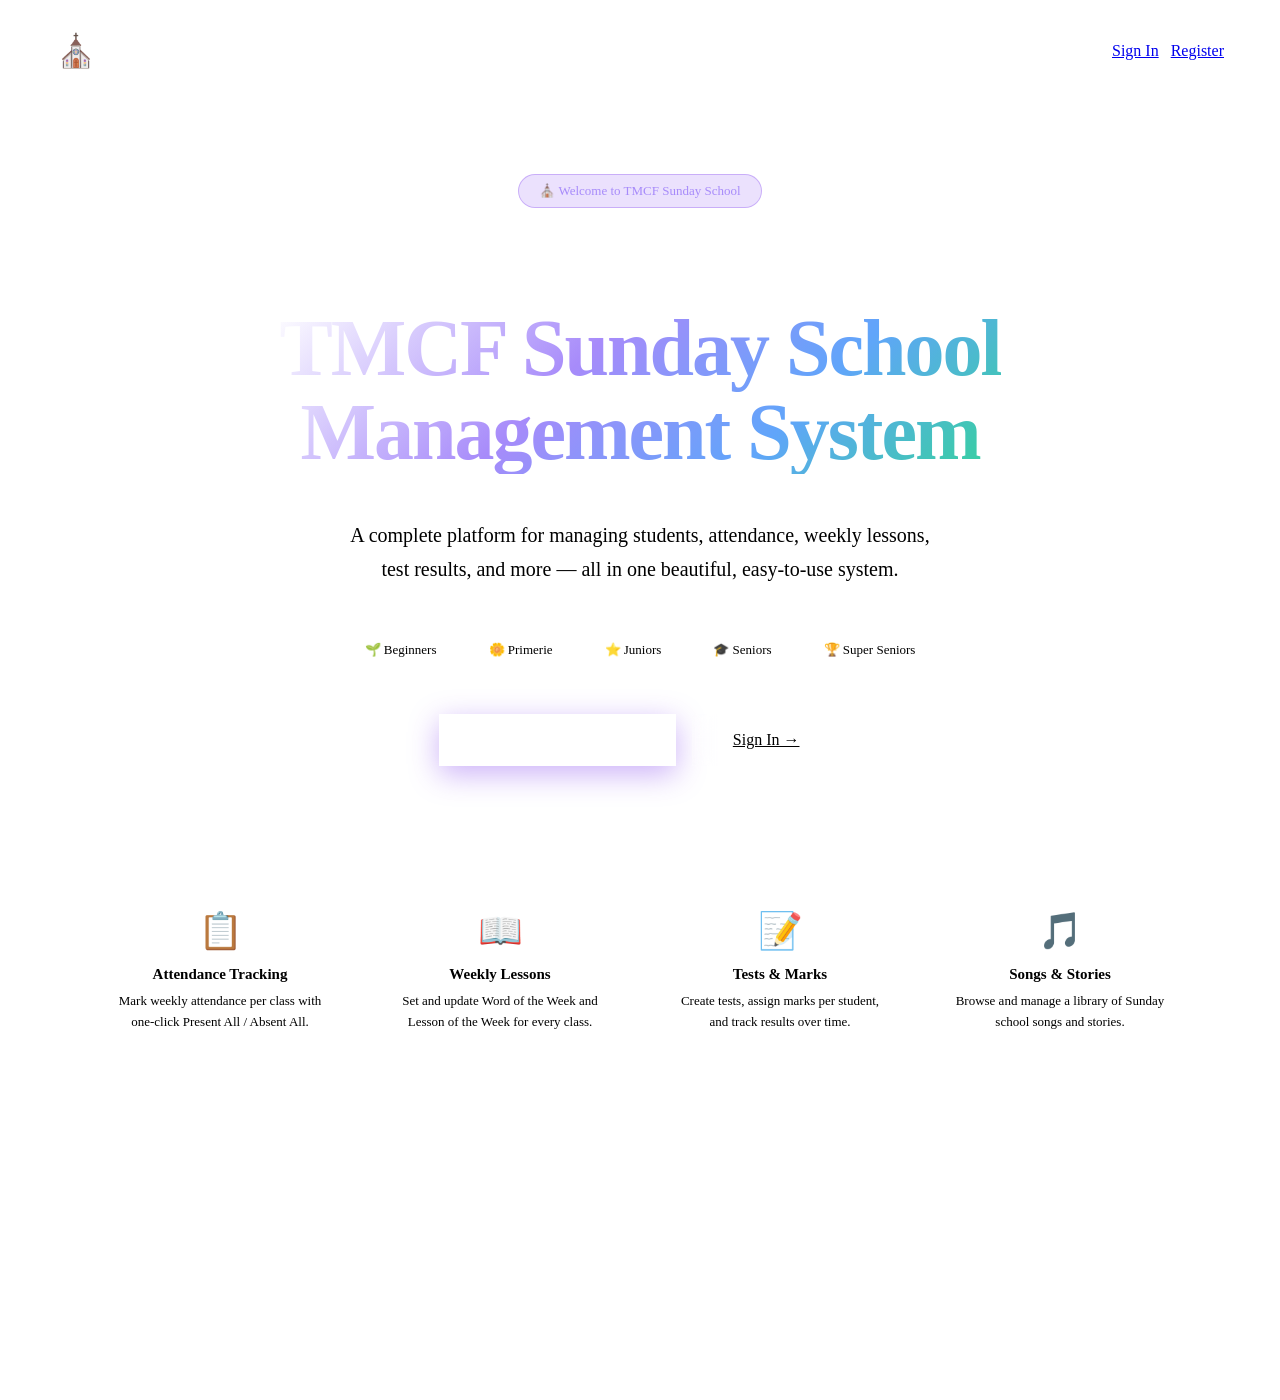
<file: src/main/resources/templates/index.html>
<!DOCTYPE html>
<html xmlns:th="http://www.thymeleaf.org" lang="en">

<head>
    <meta charset="UTF-8">
    <meta name="viewport" content="width=device-width, initial-scale=1.0">
    <title>TMCF Sunday School — Management System</title>
    <meta name="description"
        content="TMCF Sunday School Management System — manage students, attendance, lessons, and more.">
    <link rel="stylesheet" th:href="@{/css/style.css}">
    <style>
        /* ===== Landing Page Styles ===== */
        .landing-page {
            min-height: 100vh;
            display: flex;
            flex-direction: column;
            position: relative;
            z-index: 1;
            overflow: hidden;
        }

        /* Floating orbs */
        .orb {
            position: absolute;
            border-radius: 50%;
            filter: blur(80px);
            opacity: 0.25;
            animation: float 8s ease-in-out infinite;
            pointer-events: none;
        }

        .orb-1 {
            width: 500px;
            height: 500px;
            background: var(--accent-primary);
            top: -120px;
            left: -120px;
            animation-delay: 0s;
        }

        .orb-2 {
            width: 400px;
            height: 400px;
            background: var(--accent-secondary);
            top: 30%;
            right: -100px;
            animation-delay: 2s;
        }

        .orb-3 {
            width: 350px;
            height: 350px;
            background: var(--accent-pink);
            bottom: -80px;
            left: 30%;
            animation-delay: 4s;
        }

        @keyframes float {

            0%,
            100% {
                transform: translateY(0px) scale(1);
            }

            50% {
                transform: translateY(-30px) scale(1.05);
            }
        }

        /* Nav */
        .landing-nav {
            display: flex;
            align-items: center;
            justify-content: space-between;
            padding: 24px 48px;
            position: relative;
            z-index: 10;
        }

        .landing-brand {
            display: flex;
            align-items: center;
            gap: 12px;
        }

        .landing-brand-icon {
            font-size: 32px;
        }

        .landing-brand-text {
            font-size: 16px;
            font-weight: 700;
            background: var(--gradient-primary);
            -webkit-background-clip: text;
            -webkit-text-fill-color: transparent;
            background-clip: text;
        }

        .landing-nav-actions {
            display: flex;
            gap: 12px;
        }

        /* Hero */
        .hero {
            flex: 1;
            display: flex;
            flex-direction: column;
            align-items: center;
            justify-content: center;
            text-align: center;
            padding: 80px 24px;
            position: relative;
            z-index: 5;
        }

        .hero-badge {
            display: inline-flex;
            align-items: center;
            gap: 8px;
            background: rgba(124, 58, 237, 0.15);
            border: 1px solid rgba(124, 58, 237, 0.3);
            border-radius: 50px;
            padding: 8px 20px;
            font-size: 13px;
            font-weight: 500;
            color: #a78bfa;
            margin-bottom: 32px;
            animation: slideDown 0.6s ease-out;
        }

        .hero-title {
            font-size: clamp(42px, 7vw, 80px);
            font-weight: 900;
            letter-spacing: -2px;
            line-height: 1.05;
            background: linear-gradient(135deg, #ffffff 0%, #a78bfa 40%, #60a5fa 70%, #34d399 100%);
            -webkit-background-clip: text;
            -webkit-text-fill-color: transparent;
            background-clip: text;
            margin-bottom: 24px;
            animation: slideUp 0.7s ease-out 0.1s both;
        }

        .hero-subtitle {
            font-size: clamp(16px, 2.5vw, 20px);
            color: var(--text-secondary);
            max-width: 580px;
            line-height: 1.7;
            margin-bottom: 48px;
            animation: slideUp 0.7s ease-out 0.2s both;
        }

        .hero-actions {
            display: flex;
            gap: 16px;
            flex-wrap: wrap;
            justify-content: center;
            animation: slideUp 0.7s ease-out 0.3s both;
        }

        .btn-hero-primary {
            padding: 16px 40px;
            font-size: 16px;
            border-radius: var(--radius-lg);
            background: var(--gradient-primary);
            color: white;
            box-shadow: 0 8px 30px rgba(124, 58, 237, 0.4);
            letter-spacing: 0.3px;
        }

        .btn-hero-primary:hover {
            transform: translateY(-3px);
            box-shadow: 0 16px 40px rgba(124, 58, 237, 0.5);
            color: white;
        }

        .btn-hero-secondary {
            padding: 16px 40px;
            font-size: 16px;
            border-radius: var(--radius-lg);
            background: rgba(255, 255, 255, 0.07);
            color: var(--text-primary);
            border: 1px solid rgba(255, 255, 255, 0.12);
            backdrop-filter: blur(10px);
        }

        .btn-hero-secondary:hover {
            background: rgba(255, 255, 255, 0.12);
            transform: translateY(-3px);
            color: var(--text-primary);
            border-color: rgba(124, 58, 237, 0.4);
        }

        /* Feature Cards */
        .features-section {
            padding: 40px 48px 80px;
            position: relative;
            z-index: 5;
        }

        .features-grid {
            display: grid;
            grid-template-columns: repeat(auto-fit, minmax(220px, 1fr));
            gap: 20px;
            max-width: 1100px;
            margin: 0 auto;
        }

        .feature-card {
            background: rgba(255, 255, 255, 0.04);
            border: 1px solid var(--border-color);
            border-radius: var(--radius-lg);
            padding: 24px;
            text-align: center;
            transition: var(--transition);
            animation: slideUp 0.8s ease-out both;
        }

        .feature-card:hover {
            transform: translateY(-6px);
            background: rgba(255, 255, 255, 0.07);
            border-color: rgba(124, 58, 237, 0.2);
            box-shadow: 0 20px 40px rgba(0, 0, 0, 0.2);
        }

        .feature-icon {
            font-size: 36px;
            margin-bottom: 14px;
        }

        .feature-title {
            font-size: 15px;
            font-weight: 700;
            margin-bottom: 8px;
        }

        .feature-desc {
            font-size: 13px;
            color: var(--text-secondary);
            line-height: 1.6;
        }

        /* Footer */
        .landing-footer {
            text-align: center;
            padding: 24px;
            font-size: 13px;
            color: var(--text-muted);
            border-top: 1px solid var(--border-color);
            position: relative;
            z-index: 5;
        }

        /* Animations */
        @keyframes slideDown {
            from {
                opacity: 0;
                transform: translateY(-16px);
            }

            to {
                opacity: 1;
                transform: translateY(0);
            }
        }

        @keyframes slideUp {
            from {
                opacity: 0;
                transform: translateY(24px);
            }

            to {
                opacity: 1;
                transform: translateY(0);
            }
        }

        /* Classes strip */
        .classes-strip {
            display: flex;
            gap: 12px;
            justify-content: center;
            flex-wrap: wrap;
            margin-bottom: 48px;
            animation: slideUp 0.7s ease-out 0.4s both;
        }

        .class-pill {
            padding: 8px 20px;
            border-radius: 50px;
            background: rgba(255, 255, 255, 0.05);
            border: 1px solid var(--border-color);
            font-size: 13px;
            color: var(--text-secondary);
            transition: var(--transition);
        }

        .class-pill:hover {
            background: rgba(124, 58, 237, 0.12);
            border-color: rgba(124, 58, 237, 0.3);
            color: var(--text-primary);
        }
    </style>
</head>

<body>
    <div class="landing-page">
        <!-- Floating orbs -->
        <div class="orb orb-1"></div>
        <div class="orb orb-2"></div>
        <div class="orb orb-3"></div>

        <!-- Navigation -->
        <nav class="landing-nav">
            <div class="landing-brand">
                <span class="landing-brand-icon">⛪</span>
                <span class="landing-brand-text">TMCF Sunday School</span>
            </div>
            <div class="landing-nav-actions">
                <a href="/login" class="btn btn-secondary btn-sm">Sign In</a>
                <a href="/register" class="btn btn-primary btn-sm">Register</a>
            </div>
        </nav>

        <!-- Hero Section -->
        <section class="hero">
            <div class="hero-badge">
                ⛪ Welcome to TMCF Sunday School
            </div>
            <h1 class="hero-title">TMCF Sunday School<br>Management System</h1>
            <p class="hero-subtitle">
                A complete platform for managing students, attendance, weekly lessons,
                test results, and more — all in one beautiful, easy-to-use system.
            </p>

            <!-- Class Badges -->
            <div class="classes-strip">
                <span class="class-pill">🌱 Beginners</span>
                <span class="class-pill">🌼 Primerie</span>
                <span class="class-pill">⭐ Juniors</span>
                <span class="class-pill">🎓 Seniors</span>
                <span class="class-pill">🏆 Super Seniors</span>
            </div>

            <div class="hero-actions">
                <a href="/register" class="btn btn-hero-primary">Get Started — Register</a>
                <a href="/login" class="btn btn-hero-secondary">Sign In →</a>
            </div>
        </section>

        <!-- Feature Cards -->
        <section class="features-section">
            <div class="features-grid">
                <div class="feature-card" style="animation-delay:0.1s">
                    <div class="feature-icon">📋</div>
                    <div class="feature-title">Attendance Tracking</div>
                    <div class="feature-desc">Mark weekly attendance per class with one-click Present All / Absent All.
                    </div>
                </div>
                <div class="feature-card" style="animation-delay:0.2s">
                    <div class="feature-icon">📖</div>
                    <div class="feature-title">Weekly Lessons</div>
                    <div class="feature-desc">Set and update Word of the Week and Lesson of the Week for every class.
                    </div>
                </div>
                <div class="feature-card" style="animation-delay:0.3s">
                    <div class="feature-icon">📝</div>
                    <div class="feature-title">Tests &amp; Marks</div>
                    <div class="feature-desc">Create tests, assign marks per student, and track results over time.</div>
                </div>
                <div class="feature-card" style="animation-delay:0.4s">
                    <div class="feature-icon">🎵</div>
                    <div class="feature-title">Songs &amp; Stories</div>
                    <div class="feature-desc">Browse and manage a library of Sunday school songs and stories.</div>
                </div>
                <div class="feature-card" style="animation-delay:0.5s">
                    <div class="feature-icon">🔍</div>
                    <div class="feature-title">Student Search</div>
                    <div class="feature-desc">Instantly find any student and view their full profile with live stats.
                    </div>
                </div>
                <div class="feature-card" style="animation-delay:0.6s">
                    <div class="feature-icon">📊</div>
                    <div class="feature-title">Reports</div>
                    <div class="feature-desc">Auto-calculated attendance percentages and total marks for every student.
                    </div>
                </div>
            </div>
        </section>

        <!-- Footer -->
        <footer class="landing-footer">
            © 2025 TMCF Sunday School. Built with ❤️ for the community.
        </footer>
    </div>

    <script th:src="@{/js/app.js}"></script>
    <script>
        // If already logged in, go straight to dashboard
        if (isLoggedIn()) window.location.href = '/dashboard';
    </script>
</body>

</html>
</file>
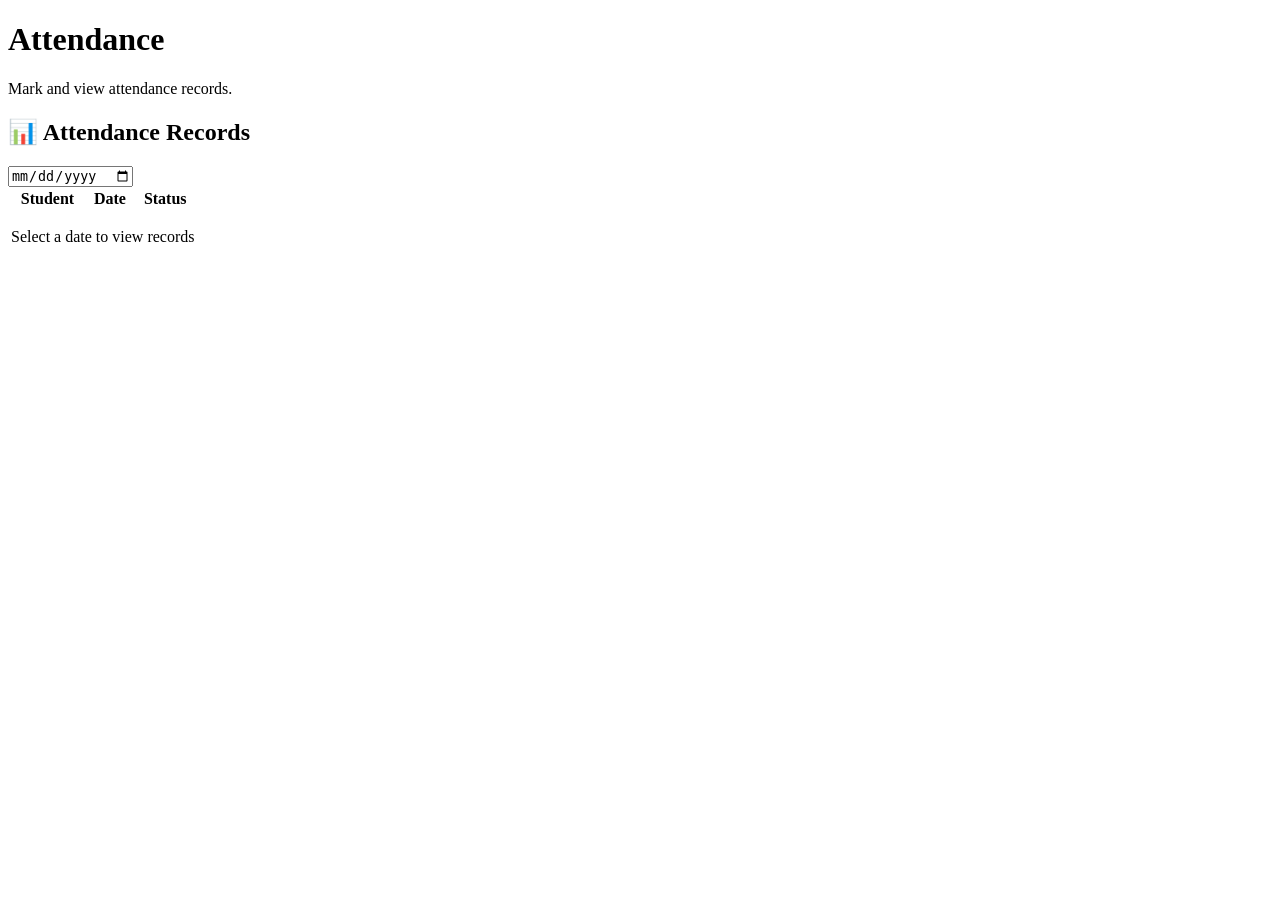
<file: src/main/resources/templates/attendance.html>
<!DOCTYPE html>
<html xmlns:th="http://www.thymeleaf.org">

<head>
    <meta charset="UTF-8">
    <meta name="viewport" content="width=device-width, initial-scale=1.0">
    <title>Attendance — Sunday School</title>
    <link rel="stylesheet" th:href="@{/css/style.css}">
</head>

<body>
    <div class="app-layout">
        <div th:replace="~{fragments/layout :: sidebar}"></div>
        <main class="main-content">
            <div class="page-header">
                <div>
                    <h1>Attendance</h1>
                    <p>Mark and view attendance records.</p>
                </div>
            </div>

            <!-- Teacher: Mark Attendance -->
            <div class="card mb-24 teacher-only" style="display:none">
                <div class="card-header">
                    <h2>✏️ Mark Attendance</h2>
                </div>
                <div class="grid-3 mb-16">
                    <div class="form-group">
                        <label>Select Class</label>
                        <select class="form-control" id="attClassSelect">
                            <option value="">Loading...</option>
                        </select>
                    </div>
                    <div class="form-group">
                        <label>Date</label>
                        <input type="date" class="form-control" id="attDate">
                    </div>
                    <div class="form-group" style="display:flex;align-items:flex-end;gap:8px">
                        <button class="btn btn-success btn-sm" onclick="markAllClass(true)">✅ All Present</button>
                        <button class="btn btn-danger btn-sm" onclick="markAllClass(false)">❌ All Absent</button>
                    </div>
                </div>
                <div id="attendanceStudents" class="attendance-list"></div>
                <button class="btn btn-primary mt-16" id="saveAttBtn" onclick="saveAttendance()">Save
                    Attendance</button>
            </div>

            <!-- View Attendance Records -->
            <div class="card">
                <div class="card-header">
                    <h2>📊 Attendance Records</h2>
                    <div class="flex-row">
                        <input type="date" class="form-control" id="viewDate" style="max-width:180px"
                            onchange="loadAttByDate()">
                    </div>
                </div>
                <div class="table-container">
                    <table>
                        <thead>
                            <tr>
                                <th>Student</th>
                                <th>Date</th>
                                <th>Status</th>
                            </tr>
                        </thead>
                        <tbody id="attRecords">
                            <tr>
                                <td colspan="3">
                                    <div class="empty-state">
                                        <p>Select a date to view records</p>
                                    </div>
                                </td>
                            </tr>
                        </tbody>
                    </table>
                </div>
            </div>
        </main>
    </div>
    <script th:src="@{/js/app.js}"></script>
    <script>
        initLayout();
        let classStudents = [];

        // Set today's date
        const today = new Date().toISOString().split('T')[0];
        document.getElementById('attDate').value = today;

        (async function init() {
            try {
                const classes = await apiFetch('/api/classes');
                const sel = document.getElementById('attClassSelect');
                sel.innerHTML = classes.map(c => `<option value="${c.classId}">${c.className}</option>`).join('');
                if (classes.length > 0) loadClassStudents(classes[0].classId);
                sel.addEventListener('change', (e) => loadClassStudents(e.target.value));
            } catch (e) { }
        })();

        async function loadClassStudents(classId) {
            try {
                classStudents = await apiFetch('/api/classes/' + classId + '/students');
                const container = document.getElementById('attendanceStudents');
                container.innerHTML = classStudents.map(s => `
                    <div class="attendance-row" data-id="${s.studentId}">
                        <span><strong>${s.fullName}</strong></span>
                        <label class="toggle-switch">
                            <input type="checkbox" checked data-student="${s.studentId}">
                            <span class="toggle-slider"></span>
                        </label>
                    </div>
                `).join('');
            } catch (e) { showToast('Failed to load students', 'error'); }
        }

        async function markAllClass(present) {
            const classId = document.getElementById('attClassSelect').value;
            const date = document.getElementById('attDate').value;
            if (!classId || !date) { showToast('Select class and date', 'error'); return; }
            try {
                await apiFetch('/api/attendance/mark-class?classId=' + classId + '&date=' + date + '&present=' + present, { method: 'POST' });
                showToast('All marked ' + (present ? 'present' : 'absent') + '!', 'success');
                // Update toggles
                document.querySelectorAll('#attendanceStudents input[type="checkbox"]').forEach(cb => cb.checked = present);
            } catch (e) { showToast(e.message, 'error'); }
        }

        async function saveAttendance() {
            const date = document.getElementById('attDate').value;
            if (!date) { showToast('Select a date', 'error'); return; }
            const checkboxes = document.querySelectorAll('#attendanceStudents input[type="checkbox"]');
            try {
                for (const cb of checkboxes) {
                    await apiFetch('/api/attendance/mark?studentId=' + cb.dataset.student + '&date=' + date + '&present=' + cb.checked, { method: 'POST' });
                }
                showToast('Attendance saved!', 'success');
            } catch (e) { showToast(e.message, 'error'); }
        }

        async function loadAttByDate() {
            const date = document.getElementById('viewDate').value;
            if (!date) return;
            try {
                const records = await apiFetch('/api/attendance/date/' + date);
                const tbody = document.getElementById('attRecords');
                if (records.length === 0) {
                    tbody.innerHTML = '<tr><td colspan="3"><div class="empty-state"><p>No records for this date</p></div></td></tr>';
                } else {
                    tbody.innerHTML = records.map(r => `
                        <tr>
                            <td><strong>${r.student ? r.student.fullName : 'Unknown'}</strong></td>
                            <td>${formatDate(r.attendanceDate)}</td>
                            <td><span class="badge ${r.present ? 'badge-present' : 'badge-absent'}">${r.present ? 'Present' : 'Absent'}</span></td>
                        </tr>
                    `).join('');
                }
            } catch (e) { showToast(e.message, 'error'); }
        }
    </script>
</body>

</html>
</file>
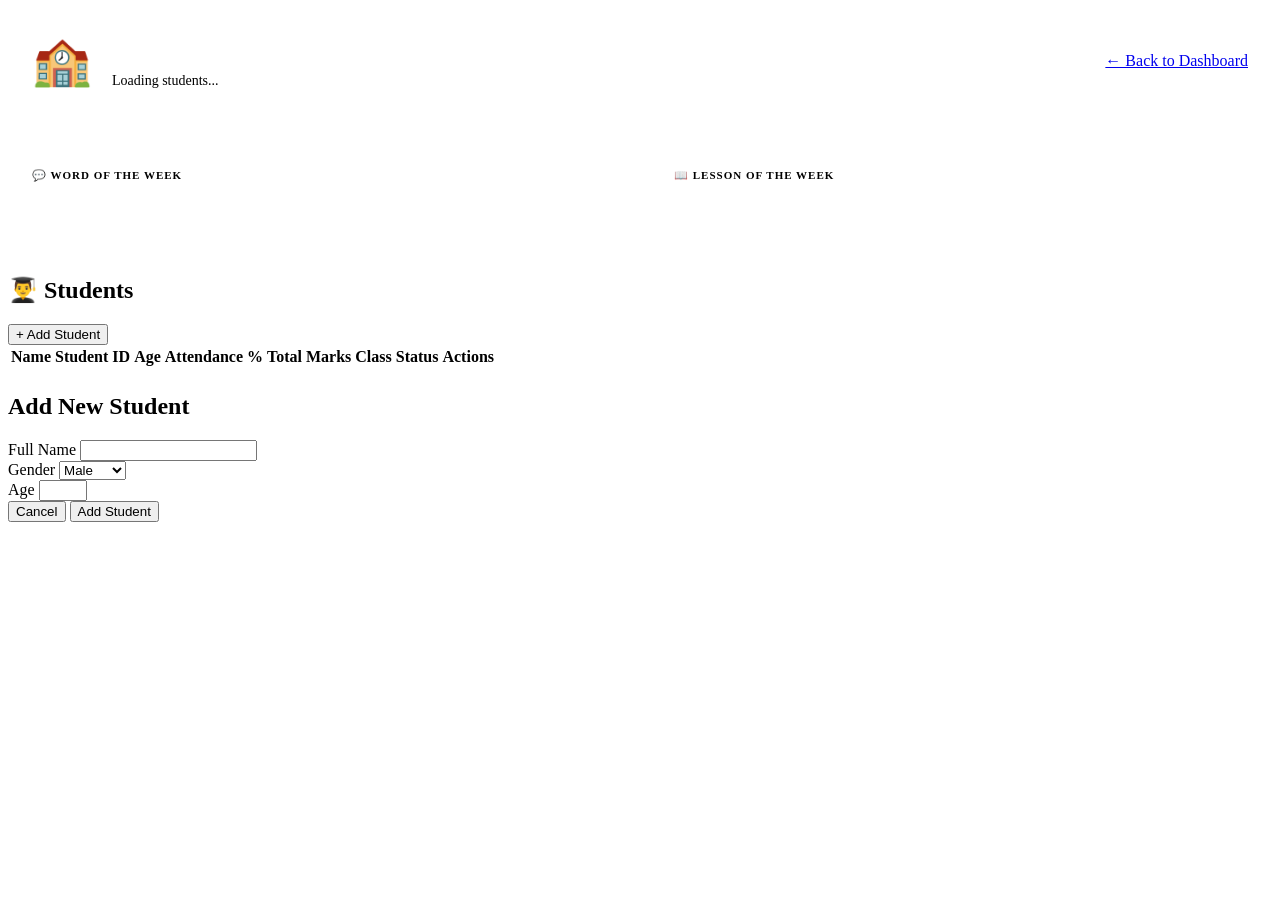
<file: src/main/resources/templates/class.html>
<!DOCTYPE html>
<html xmlns:th="http://www.thymeleaf.org" lang="en">

<head>
    <meta charset="UTF-8">
    <meta name="viewport" content="width=device-width, initial-scale=1.0">
    <title>Class View — Sunday School</title>
    <link rel="stylesheet" th:href="@{/css/style.css}">
    <style>
        /* Lesson / Word of the Week editable blocks */
        .wotw-section {
            display: grid;
            grid-template-columns: 1fr 1fr;
            gap: 20px;
            margin-bottom: 28px;
        }

        .wotw-card {
            background: var(--bg-card);
            border: 1px solid var(--border-color);
            border-radius: var(--radius-lg);
            padding: 24px;
            position: relative;
            transition: var(--transition);
        }

        .wotw-card:hover {
            border-color: rgba(124, 58, 237, 0.2);
        }

        .wotw-label {
            font-size: 11px;
            font-weight: 700;
            text-transform: uppercase;
            letter-spacing: 1px;
            color: var(--text-muted);
            margin-bottom: 10px;
        }

        .wotw-value {
            font-size: 22px;
            font-weight: 700;
            background: var(--gradient-primary);
            -webkit-background-clip: text;
            -webkit-text-fill-color: transparent;
            background-clip: text;
            min-height: 32px;
        }

        .wotw-edit-row {
            display: flex;
            gap: 8px;
            margin-top: 14px;
            display: none;
            /* shown for teachers via JS */
        }

        .wotw-edit-row.teacher-visible {
            display: flex;
        }

        .wotw-edit-input {
            flex: 1;
            padding: 8px 12px;
            background: var(--bg-input);
            border: 1px solid var(--border-color);
            border-radius: var(--radius-md);
            color: var(--text-primary);
            font-family: inherit;
            font-size: 13px;
            outline: none;
            transition: var(--transition);
        }

        .wotw-edit-input:focus {
            border-color: var(--accent-primary);
        }

        /* Attendance actions toolbar */
        .att-toolbar {
            display: flex;
            align-items: center;
            justify-content: space-between;
            flex-wrap: wrap;
            gap: 12px;
            margin-bottom: 20px;
        }

        .att-toolbar-left {
            display: flex;
            align-items: center;
            gap: 12px;
            flex-wrap: wrap;
        }

        /* Pill status */
        .att-pct-bar {
            display: flex;
            align-items: center;
            gap: 8px;
        }

        .progress-bar {
            width: 80px;
            height: 6px;
            background: rgba(255, 255, 255, 0.08);
            border-radius: 3px;
            overflow: hidden;
        }

        .progress-fill {
            height: 100%;
            background: var(--gradient-primary);
            border-radius: 3px;
            transition: width 0.5s ease;
        }

        /* Student card grid (class cards look) */
        .class-hero {
            display: flex;
            align-items: center;
            gap: 20px;
            margin-bottom: 32px;
            padding: 24px;
            background: var(--bg-card);
            border: 1px solid var(--border-color);
            border-radius: var(--radius-lg);
            position: relative;
            overflow: hidden;
        }

        .class-hero::before {
            content: '';
            position: absolute;
            top: 0;
            left: 0;
            right: 0;
            height: 3px;
            background: var(--gradient-primary);
        }

        .class-hero-icon {
            font-size: 48px;
        }

        .class-hero-name {
            font-size: 32px;
            font-weight: 900;
            background: var(--gradient-primary);
            -webkit-background-clip: text;
            -webkit-text-fill-color: transparent;
            background-clip: text;
            letter-spacing: -1px;
        }

        .class-hero-sub {
            font-size: 14px;
            color: var(--text-secondary);
            margin-top: 4px;
        }

        /* Toggle switch styling */
        .toggle-switch {
            position: relative;
            display: inline-block;
            width: 48px;
            height: 26px;
            cursor: pointer;
        }

        .toggle-switch input {
            opacity: 0;
            width: 0;
            height: 0;
        }

        .toggle-slider {
            position: absolute;
            inset: 0;
            background: rgba(239, 68, 68, 0.4);
            border-radius: 26px;
            transition: var(--transition);
        }

        .toggle-slider::before {
            content: '';
            position: absolute;
            width: 20px;
            height: 20px;
            left: 3px;
            bottom: 3px;
            background: white;
            border-radius: 50%;
            transition: var(--transition);
        }

        .toggle-switch input:checked+.toggle-slider {
            background: rgba(16, 185, 129, 0.5);
        }

        .toggle-switch input:checked+.toggle-slider::before {
            transform: translateX(22px);
        }

        .attendance-list {
            display: flex;
            flex-direction: column;
            gap: 8px;
        }

        .attendance-row {
            display: flex;
            align-items: center;
            justify-content: space-between;
            padding: 12px 16px;
            background: rgba(255, 255, 255, 0.03);
            border-radius: var(--radius-md);
            border: 1px solid var(--border-color);
            transition: var(--transition);
        }

        .attendance-row:hover {
            background: rgba(255, 255, 255, 0.06);
        }
    </style>
</head>

<body>
    <div class="app-layout">
        <div th:replace="~{fragments/layout :: sidebar}"></div>
        <main class="main-content">

            <!-- Class Hero -->
            <div class="class-hero" id="classHero">
                <div class="class-hero-icon" id="classIcon">🏫</div>
                <div>
                    <div class="class-hero-name" id="className">Loading...</div>
                    <div class="class-hero-sub" id="classStudentCount">Loading students...</div>
                </div>
                <div style="margin-left:auto">
                    <a href="/dashboard" class="btn btn-secondary btn-sm">← Back to Dashboard</a>
                </div>
            </div>

            <!-- Word of the Week & Lesson of the Week -->
            <div class="wotw-section">
                <div class="wotw-card">
                    <div class="wotw-label">💬 Word of the Week</div>
                    <div class="wotw-value" id="wordOfWeek">—</div>
                    <div class="wotw-edit-row" id="wordEditRow">
                        <input type="text" class="wotw-edit-input" id="wordInput"
                            placeholder="Enter word of the week...">
                        <button class="btn btn-primary btn-sm" onclick="saveClassWord()">Save</button>
                    </div>
                </div>
                <div class="wotw-card">
                    <div class="wotw-label">📖 Lesson of the Week</div>
                    <div class="wotw-value" id="lessonOfWeek">—</div>
                    <div class="wotw-edit-row" id="lessonEditRow">
                        <input type="text" class="wotw-edit-input" id="lessonInput" placeholder="Enter lesson name...">
                        <button class="btn btn-primary btn-sm" onclick="saveClassLesson()">Save</button>
                    </div>
                </div>
            </div>

            <!-- Teacher: Attendance Marking Panel -->
            <div class="card mb-24 teacher-only" id="attMarkingPanel" style="display:none">
                <div class="card-header">
                    <h2>✏️ Mark Attendance</h2>
                </div>
                <div class="att-toolbar">
                    <div class="att-toolbar-left">
                        <div class="form-group" style="margin:0">
                            <input type="date" class="form-control" id="attDate" style="max-width:180px">
                        </div>
                        <button class="btn btn-success btn-sm" onclick="markAllClass(true)">✅ All Present</button>
                        <button class="btn btn-danger btn-sm" onclick="markAllClass(false)">❌ All Absent</button>
                    </div>
                    <button class="btn btn-primary btn-sm" onclick="saveAttendance()">💾 Save Attendance</button>
                </div>
                <div class="attendance-list" id="attendanceStudents"></div>
            </div>

            <!-- Student Table -->
            <div class="card">
                <div class="card-header">
                    <h2>👨‍🎓 Students</h2>
                    <button class="btn btn-primary btn-sm teacher-only" onclick="openModal('addStudentModal')">+ Add
                        Student</button>
                </div>
                <div class="table-container">
                    <table>
                        <thead>
                            <tr>
                                <th>Name</th>
                                <th>Student ID</th>
                                <th>Age</th>
                                <th>Attendance %</th>
                                <th>Total Marks</th>
                                <th>Class</th>
                                <th>Status</th>
                                <th>Actions</th>
                            </tr>
                        </thead>
                        <tbody id="studentTable">
                            <tr>
                                <td colspan="8">
                                    <div class="loading-overlay"><span class="spinner"></span></div>
                                </td>
                            </tr>
                        </tbody>
                    </table>
                </div>
            </div>

        </main>
    </div>

    <!-- Add Student Modal -->
    <div class="modal-overlay" id="addStudentModal">
        <div class="modal">
            <h2>Add New Student</h2>
            <form id="addStudentForm">
                <div class="form-group">
                    <label>Full Name</label>
                    <input type="text" class="form-control" id="sFullName" required>
                </div>
                <div class="grid-2">
                    <div class="form-group">
                        <label>Gender</label>
                        <select class="form-control" id="sGender" required>
                            <option value="MALE">Male</option>
                            <option value="FEMALE">Female</option>
                        </select>
                    </div>
                    <div class="form-group">
                        <label>Age</label>
                        <input type="number" class="form-control" id="sAge" min="3" max="25">
                    </div>
                </div>
                <div class="modal-actions">
                    <button type="button" class="btn btn-secondary"
                        onclick="closeModal('addStudentModal')">Cancel</button>
                    <button type="submit" class="btn btn-primary">Add Student</button>
                </div>
            </form>
        </div>
    </div>

    <script th:src="@{/js/app.js}"></script>
    <script>
        initLayout();

        // Extract class ID from URL path: /class/3 -> 3
        const classId = window.location.pathname.split('/').pop();
        const CLASS_ICONS = ['🌱', '🌼', '⭐', '🎓', '🏆'];
        let classData = null;
        let students = [];

        // Set today's date
        const today = new Date().toISOString().split('T')[0];
        document.getElementById('attDate').value = today;

        // Show teacher-specific sections
        if (isTeacher()) {
            document.getElementById('attMarkingPanel').style.display = 'block';
            document.getElementById('wordEditRow').classList.add('teacher-visible');
            document.getElementById('lessonEditRow').classList.add('teacher-visible');
        }

        (async function init() {
            try {
                // Load class info
                classData = await apiFetch('/api/classes/' + classId);
                const idx = parseInt(classId) - 1;
                document.getElementById('classIcon').textContent = CLASS_ICONS[idx % CLASS_ICONS.length] || '🏫';
                document.getElementById('className').textContent = classData.className;

                // Word & lesson from class object
                document.getElementById('wordOfWeek').textContent = classData.wordOfTheWeek || '—';
                document.getElementById('lessonOfWeek').textContent = classData.lessonName || '—';

                // Pre-fill inputs
                document.getElementById('wordInput').value = classData.wordOfTheWeek || '';
                document.getElementById('lessonInput').value = classData.lessonName || '';

                // Try to get latest lesson for this class
                try {
                    const latestLesson = await apiFetch('/api/lessons/class/' + classId + '/latest');
                    if (latestLesson) {
                        document.getElementById('lessonOfWeek').textContent = latestLesson.lessonName || '—';
                        document.getElementById('wordOfWeek').textContent = latestLesson.wordOfWeek || classData.wordOfTheWeek || '—';
                        document.getElementById('lessonInput').value = latestLesson.lessonName || '';
                        document.getElementById('wordInput').value = latestLesson.wordOfWeek || '';
                    }
                } catch (e) { /* use class-level data */ }

                // Load students
                await loadStudents();

            } catch (err) {
                showToast('Failed to load class: ' + err.message, 'error');
            }
        })();

        async function loadStudents() {
            const tbody = document.getElementById('studentTable');
            const attContainer = document.getElementById('attendanceStudents');
            try {
                const rawStudents = await apiFetch('/api/classes/' + classId + '/students');
                students = rawStudents;

                document.getElementById('classStudentCount').textContent =
                    students.length + ' student' + (students.length !== 1 ? 's' : '') + ' enrolled';

                if (students.length === 0) {
                    tbody.innerHTML = '<tr><td colspan="8"><div class="empty-state"><div class="empty-icon">👨‍🎓</div><p>No students in this class yet</p></div></td></tr>';
                    attContainer.innerHTML = '<div class="empty-state"><p>No students to mark attendance for</p></div>';
                    return;
                }

                // Attendance rows
                attContainer.innerHTML = students.map(s => `
                    <div class="attendance-row" data-id="${s.studentId}">
                        <span><strong>${s.fullName}</strong></span>
                        <label class="toggle-switch">
                            <input type="checkbox" checked data-student="${s.studentId}">
                            <span class="toggle-slider"></span>
                        </label>
                    </div>
                `).join('');

                // Fetch enriched details for table
                const details = await Promise.all(students.map(async s => {
                    try {
                        return await apiFetch('/api/students/' + s.studentId + '/details');
                    } catch (e) {
                        return {
                            studentId: s.studentId,
                            fullName: s.fullName,
                            age: s.age,
                            className: classData ? classData.className : '-',
                            attendancePercentage: 0,
                            totalMarks: 0,
                            active: s.active,
                            gender: s.gender
                        };
                    }
                }));

                tbody.innerHTML = details.map((s, i) => `
                    <tr class="animate-in" style="animation-delay:${i * 0.04}s; cursor:pointer"
                        onclick="window.location.href='/students/${s.studentId}/profile'">
                        <td><strong>${s.fullName}</strong></td>
                        <td><code style="color:var(--text-secondary);font-size:12px">#${s.studentId}</code></td>
                        <td>${s.age || '—'}</td>
                        <td>
                            <div class="att-pct-bar">
                                <div class="progress-bar">
                                    <div class="progress-fill" style="width:${s.attendancePercentage}%"></div>
                                </div>
                                <span style="font-size:12px;color:var(--text-secondary)">${s.attendancePercentage.toFixed(1)}%</span>
                            </div>
                        </td>
                        <td><strong>${s.totalMarks}</strong></td>
                        <td>${s.className || '—'}</td>
                        <td><span class="badge ${s.active ? 'badge-active' : 'badge-inactive'}">${s.active ? 'Active' : 'Inactive'}</span></td>
                        <td>
                            <div class="flex-row gap-8">
                                <button class="btn btn-sm btn-secondary"
                                    onclick="event.stopPropagation(); window.location.href='/students/${s.studentId}/profile'">
                                    View
                                </button>
                                <button class="btn btn-sm btn-danger teacher-only"
                                    onclick="event.stopPropagation(); deleteStudent(${s.studentId})">
                                    Delete
                                </button>
                            </div>
                        </td>
                    </tr>
                `).join('');

            } catch (err) {
                showToast('Failed to load students: ' + err.message, 'error');
            }
        }

        // === Attendance ===
        async function markAllClass(present) {
            const date = document.getElementById('attDate').value;
            if (!date) { showToast('Please select a date', 'error'); return; }
            try {
                await apiFetch('/api/attendance/mark-class?classId=' + classId + '&date=' + date + '&present=' + present,
                    { method: 'POST' });
                document.querySelectorAll('#attendanceStudents input[type="checkbox"]').forEach(cb => cb.checked = present);
                showToast('All students marked ' + (present ? 'present' : 'absent') + '!', 'success');
            } catch (e) { showToast(e.message, 'error'); }
        }

        async function saveAttendance() {
            const date = document.getElementById('attDate').value;
            if (!date) { showToast('Please select a date', 'error'); return; }
            const checkboxes = document.querySelectorAll('#attendanceStudents input[type="checkbox"]');
            if (checkboxes.length === 0) { showToast('No students to mark', 'error'); return; }
            try {
                for (const cb of checkboxes) {
                    await apiFetch(
                        '/api/attendance/mark?studentId=' + cb.dataset.student + '&date=' + date + '&present=' + cb.checked,
                        { method: 'POST' }
                    );
                }
                showToast('Attendance saved successfully!', 'success');
            } catch (e) { showToast(e.message, 'error'); }
        }

        // === Word & Lesson of the Week ===
        async function saveClassWord() {
            const word = document.getElementById('wordInput').value.trim();
            if (!word) return;
            try {
                await apiFetch('/api/classes/' + classId, {
                    method: 'PUT',
                    body: JSON.stringify({ ...classData, wordOfTheWeek: word })
                });
                document.getElementById('wordOfWeek').textContent = word;
                classData.wordOfTheWeek = word;
                showToast('Word of the Week updated!', 'success');
            } catch (e) { showToast(e.message, 'error'); }
        }

        async function saveClassLesson() {
            const lesson = document.getElementById('lessonInput').value.trim();
            if (!lesson) return;
            try {
                await apiFetch('/api/classes/' + classId, {
                    method: 'PUT',
                    body: JSON.stringify({ ...classData, lessonName: lesson })
                });
                document.getElementById('lessonOfWeek').textContent = lesson;
                classData.lessonName = lesson;
                showToast('Lesson of the Week updated!', 'success');
            } catch (e) { showToast(e.message, 'error'); }
        }

        // === Add Student ===
        document.getElementById('addStudentForm').addEventListener('submit', async (e) => {
            e.preventDefault();
            try {
                await apiFetch('/api/students', {
                    method: 'POST',
                    body: JSON.stringify({
                        fullName: document.getElementById('sFullName').value,
                        gender: document.getElementById('sGender').value,
                        age: parseInt(document.getElementById('sAge').value) || null,
                        classId: parseInt(classId)
                    })
                });
                showToast('Student added!', 'success');
                closeModal('addStudentModal');
                document.getElementById('addStudentForm').reset();
                await loadStudents();
            } catch (err) {
                showToast(err.message, 'error');
            }
        });

        async function deleteStudent(id) {
            if (!confirm('Are you sure you want to remove this student?')) return;
            try {
                await apiFetch('/api/students/' + id, { method: 'DELETE' });
                showToast('Student removed!', 'success');
                await loadStudents();
            } catch (err) {
                showToast(err.message, 'error');
            }
        }
    </script>
</body>

</html>
</file>
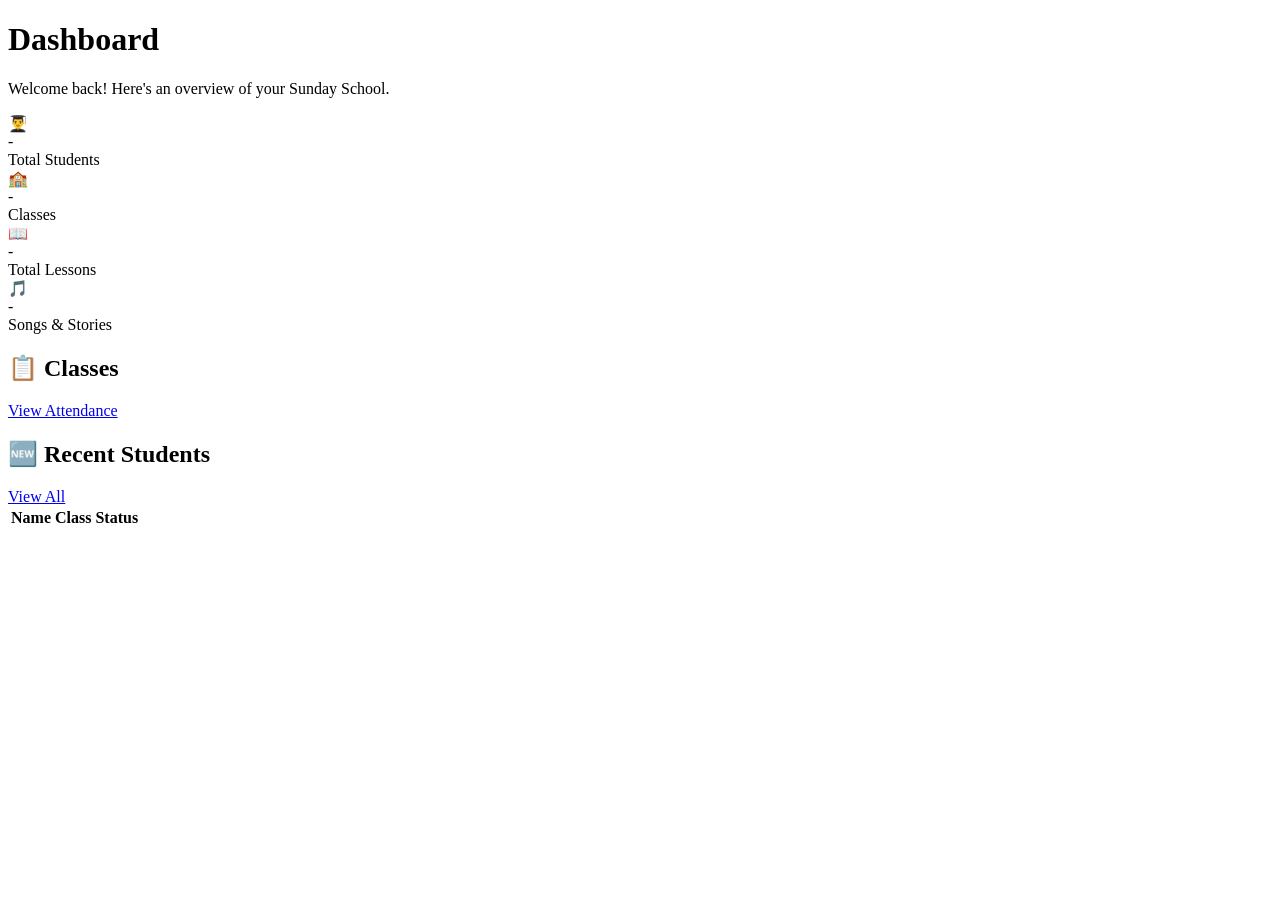
<file: src/main/resources/templates/dashboard.html>
<!DOCTYPE html>
<html xmlns:th="http://www.thymeleaf.org">

<head>
    <meta charset="UTF-8">
    <meta name="viewport" content="width=device-width, initial-scale=1.0">
    <title>Dashboard — Sunday School</title>
    <link rel="stylesheet" th:href="@{/css/style.css}">
</head>

<body>
    <div class="app-layout">
        <div th:replace="~{fragments/layout :: sidebar}"></div>
        <main class="main-content">
            <div class="page-header">
                <div>
                    <h1>Dashboard</h1>
                    <p>Welcome back! Here's an overview of your Sunday School.</p>
                </div>
            </div>

            <div class="stats-grid" id="statsGrid">
                <div class="stat-card purple">
                    <div class="stat-icon">👨‍🎓</div>
                    <div class="stat-value" id="totalStudents">-</div>
                    <div class="stat-label">Total Students</div>
                </div>
                <div class="stat-card pink">
                    <div class="stat-icon">🏫</div>
                    <div class="stat-value" id="totalClasses">-</div>
                    <div class="stat-label">Classes</div>
                </div>
                <div class="stat-card green">
                    <div class="stat-icon">📖</div>
                    <div class="stat-value" id="totalLessons">-</div>
                    <div class="stat-label">Total Lessons</div>
                </div>
                <div class="stat-card orange">
                    <div class="stat-icon">🎵</div>
                    <div class="stat-value" id="totalSongs">-</div>
                    <div class="stat-label">Songs &amp; Stories</div>
                </div>
            </div>

            <div class="grid-2" style="margin-bottom: 32px;">
                <div class="card">
                    <div class="card-header">
                        <h2>📋 Classes</h2>
                        <a href="/attendance" class="btn btn-sm btn-secondary">View Attendance</a>
                    </div>
                    <div id="classesContainer" class="class-cards">
                        <div class="loading-overlay"><span class="spinner"></span></div>
                    </div>
                </div>
                <div class="card">
                    <div class="card-header">
                        <h2>🆕 Recent Students</h2>
                        <a href="/students" class="btn btn-sm btn-secondary">View All</a>
                    </div>
                    <div class="table-container">
                        <table>
                            <thead>
                                <tr>
                                    <th>Name</th>
                                    <th>Class</th>
                                    <th>Status</th>
                                </tr>
                            </thead>
                            <tbody id="recentStudents">
                                <tr>
                                    <td colspan="3">
                                        <div class="loading-overlay"><span class="spinner"></span></div>
                                    </td>
                                </tr>
                            </tbody>
                        </table>
                    </div>
                </div>
            </div>
        </main>
    </div>
    <script th:src="@{/js/app.js}"></script>
    <script>
        initLayout();

        (async function loadDashboard() {
            try {
                const [students, classes, songs] = await Promise.all([
                    apiFetch('/api/students'),
                    apiFetch('/api/classes'),
                    apiFetch('/api/songs-stories')
                ]);

                document.getElementById('totalStudents').textContent = students.length;
                document.getElementById('totalClasses').textContent = classes.length;
                document.getElementById('totalSongs').textContent = songs.length;

                // Try lessons count
                let lessonCount = 0;
                for (const c of classes) {
                    try {
                        const lessons = await apiFetch('/api/lessons/class/' + c.classId);
                        lessonCount += lessons.length;
                    } catch (e) { }
                }
                document.getElementById('totalLessons').textContent = lessonCount;

                // Render classes
                const classesEl = document.getElementById('classesContainer');
                if (classes.length === 0) {
                    classesEl.innerHTML = '<div class="empty-state"><div class="empty-icon">🏫</div><p>No classes yet</p></div>';
                } else {
                    classesEl.innerHTML = classes.map(c => `
                        <div class="class-card" onclick="window.location.href='/class/${c.classId}'">
                            <h3>${c.className}</h3>
                            <div class="class-meta">
                                <span>📖 ${c.lessonName || 'No lesson'}</span>
                                <span>💬 ${c.wordOfTheWeek || '-'}</span>
                            </div>
                        </div>
                    `).join('');
                }

                // Render recent students (latest 5)
                const tbody = document.getElementById('recentStudents');
                const recent = students.slice(-5).reverse();
                if (recent.length === 0) {
                    tbody.innerHTML = '<tr><td colspan="3"><div class="empty-state"><p>No students yet</p></div></td></tr>';
                } else {
                    tbody.innerHTML = recent.map(s => `
                        <tr style="cursor:pointer" onclick="window.location.href='/students/${s.studentId}/profile'">
                            <td><strong>${s.fullName}</strong></td>
                            <td>${s.sundayClass ? s.sundayClass.className : '-'}</td>
                            <td><span class="badge ${s.active ? 'badge-active' : 'badge-inactive'}">${s.active ? 'Active' : 'Inactive'}</span></td>
                        </tr>
                    `).join('');
                }
            } catch (err) {
                showToast('Failed to load dashboard: ' + err.message, 'error');
            }
        })();
    </script>
</body>

</html>
</file>
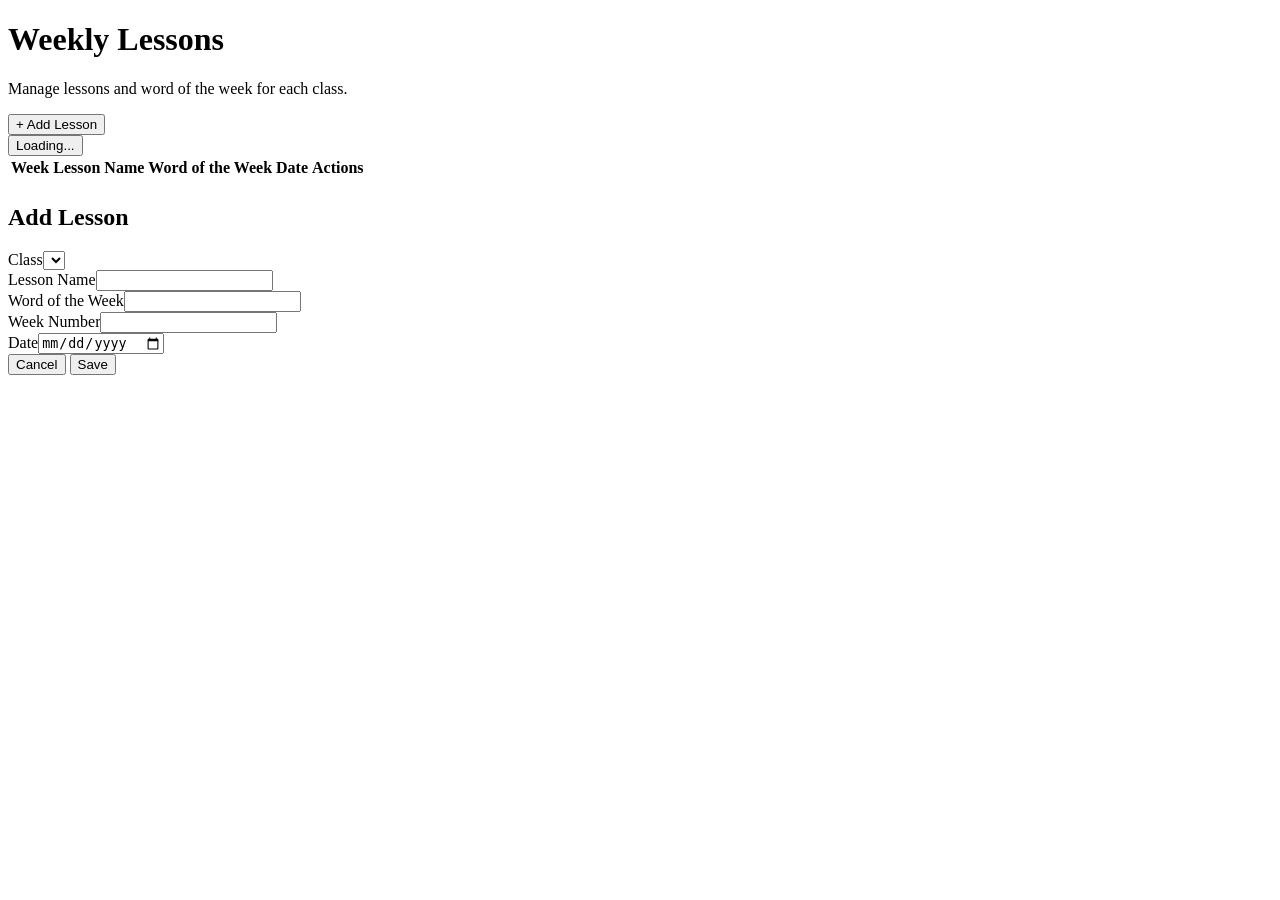
<file: src/main/resources/templates/lessons.html>
<!DOCTYPE html>
<html xmlns:th="http://www.thymeleaf.org">

<head>
    <meta charset="UTF-8">
    <meta name="viewport" content="width=device-width, initial-scale=1.0">
    <title>Lessons — Sunday School</title>
    <link rel="stylesheet" th:href="@{/css/style.css}">
</head>

<body>
    <div class="app-layout">
        <div th:replace="~{fragments/layout :: sidebar}"></div>
        <main class="main-content">
            <div class="page-header">
                <div>
                    <h1>Weekly Lessons</h1>
                    <p>Manage lessons and word of the week for each class.</p>
                </div>
                <button class="btn btn-primary teacher-only" onclick="openModal('addLessonModal')">+ Add Lesson</button>
            </div>

            <div class="tabs" id="classTabs"><button class="tab-btn active" data-class="">Loading...</button></div>

            <div class="card">
                <div class="table-container">
                    <table>
                        <thead>
                            <tr>
                                <th>Week</th>
                                <th>Lesson Name</th>
                                <th>Word of the Week</th>
                                <th>Date</th>
                                <th class="teacher-only">Actions</th>
                            </tr>
                        </thead>
                        <tbody id="lessonsTable">
                            <tr>
                                <td colspan="5">
                                    <div class="loading-overlay"><span class="spinner"></span></div>
                                </td>
                            </tr>
                        </tbody>
                    </table>
                </div>
            </div>
        </main>
    </div>

    <div class="modal-overlay" id="addLessonModal">
        <div class="modal">
            <h2 id="lessonModalTitle">Add Lesson</h2>
            <form id="lessonForm">
                <input type="hidden" id="editLessonId">
                <div class="form-group"><label>Class</label><select class="form-control" id="lClassId"
                        required></select></div>
                <div class="form-group"><label>Lesson Name</label><input type="text" class="form-control" id="lName"
                        required></div>
                <div class="form-group"><label>Word of the Week</label><input type="text" class="form-control"
                        id="lWord" required></div>
                <div class="grid-2">
                    <div class="form-group"><label>Week Number</label><input type="number" class="form-control"
                            id="lWeek" min="1"></div>
                    <div class="form-group"><label>Date</label><input type="date" class="form-control" id="lDate"
                            required></div>
                </div>
                <div class="modal-actions">
                    <button type="button" class="btn btn-secondary"
                        onclick="closeModal('addLessonModal')">Cancel</button>
                    <button type="submit" class="btn btn-primary">Save</button>
                </div>
            </form>
        </div>
    </div>

    <script th:src="@{/js/app.js}"></script>
    <script>
        initLayout();
        let classes = [], currentClassId = null;

        (async function init() {
            classes = await apiFetch('/api/classes');
            const tabs = document.getElementById('classTabs');
            document.getElementById('lClassId').innerHTML = classes.map(c => `<option value="${c.classId}">${c.className}</option>`).join('');
            if (classes.length === 0) { tabs.innerHTML = '<span style="color:var(--text-muted);padding:10px">No classes</span>'; return; }
            tabs.innerHTML = classes.map((c, i) => `<button class="tab-btn ${i === 0 ? 'active' : ''}" data-class="${c.classId}">${c.className}</button>`).join('');
            tabs.querySelectorAll('.tab-btn').forEach(btn => btn.addEventListener('click', () => {
                tabs.querySelectorAll('.tab-btn').forEach(b => b.classList.remove('active'));
                btn.classList.add('active');
                loadLessons(btn.dataset.class);
            }));
            loadLessons(classes[0].classId);
        })();

        async function loadLessons(classId) {
            currentClassId = classId;
            const tbody = document.getElementById('lessonsTable');
            try {
                const lessons = await apiFetch('/api/lessons/class/' + classId);
                if (lessons.length === 0) {
                    tbody.innerHTML = '<tr><td colspan="5"><div class="empty-state"><div class="empty-icon">📖</div><p>No lessons yet</p></div></td></tr>';
                } else {
                    tbody.innerHTML = lessons.map(l => `<tr>
                        <td>${l.weekNumber || '-'}</td>
                        <td><strong>${l.lessonName}</strong></td>
                        <td><span style="color:var(--accent-pink)">${l.wordOfWeek}</span></td>
                        <td>${formatDate(l.weekDate)}</td>
                        <td class="teacher-only">
                            <button class="btn btn-sm btn-secondary" onclick="editLesson(${l.lessonId})">Edit</button>
                            <button class="btn btn-sm btn-danger" onclick="deleteLesson(${l.lessonId})">Delete</button>
                        </td>
                    </tr>`).join('');
                }
            } catch (e) { showToast(e.message, 'error'); }
        }

        document.getElementById('lessonForm').addEventListener('submit', async (e) => {
            e.preventDefault();
            const id = document.getElementById('editLessonId').value;
            const body = {
                lessonName: document.getElementById('lName').value,
                wordOfWeek: document.getElementById('lWord').value,
                weekNumber: parseInt(document.getElementById('lWeek').value) || null,
                weekDate: document.getElementById('lDate').value,
                sundayClass: { classId: parseInt(document.getElementById('lClassId').value) }
            };
            try {
                if (id) { await apiFetch('/api/lessons/' + id, { method: 'PUT', body: JSON.stringify(body) }); }
                else { await apiFetch('/api/lessons', { method: 'POST', body: JSON.stringify(body) }); }
                showToast('Lesson saved!', 'success');
                closeModal('addLessonModal');
                loadLessons(currentClassId);
            } catch (e) { showToast(e.message, 'error'); }
        });

        async function deleteLesson(id) {
            if (!confirm('Delete this lesson?')) return;
            try { await apiFetch('/api/lessons/' + id, { method: 'DELETE' }); showToast('Deleted!', 'success'); loadLessons(currentClassId); }
            catch (e) { showToast(e.message, 'error'); }
        }

        function editLesson(id) {
            // Simple edit: open modal with empty fields and set editLessonId
            document.getElementById('editLessonId').value = id;
            document.getElementById('lessonModalTitle').textContent = 'Edit Lesson';
            openModal('addLessonModal');
        }
    </script>
</body>

</html>
</file>
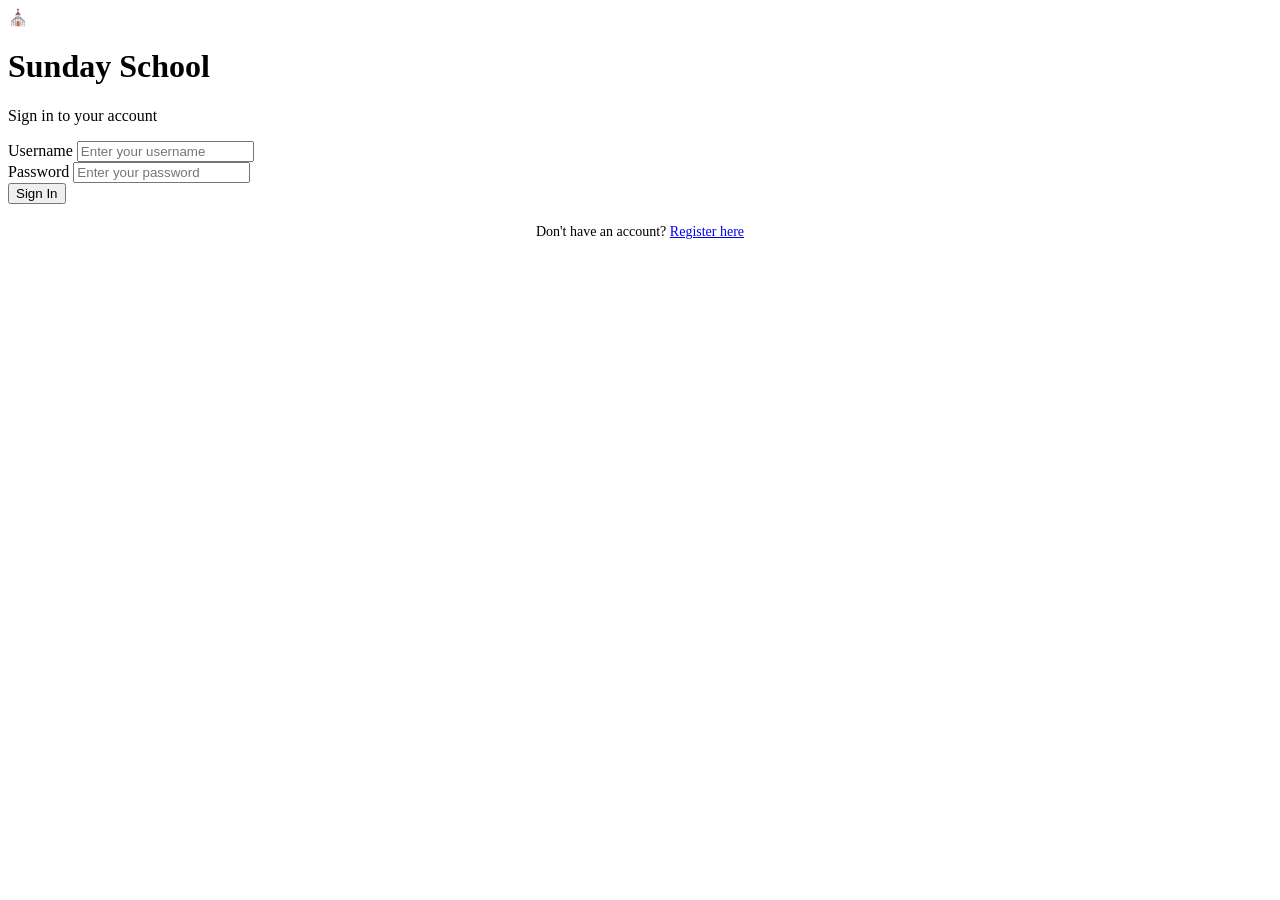
<file: src/main/resources/templates/login.html>
<!DOCTYPE html>
<html xmlns:th="http://www.thymeleaf.org">

<head>
    <meta charset="UTF-8">
    <meta name="viewport" content="width=device-width, initial-scale=1.0">
    <title>Login — Sunday School</title>
    <link rel="stylesheet" th:href="@{/css/style.css}">
</head>

<body>
    <div class="auth-page">
        <div class="auth-container">
            <div class="auth-card">
                <div class="auth-logo">
                    <span class="logo-icon">⛪</span>
                    <h1>Sunday School</h1>
                    <p>Sign in to your account</p>
                </div>
                <form id="loginForm">
                    <div class="form-group">
                        <label>Username</label>
                        <input type="text" class="form-control" id="username" placeholder="Enter your username"
                            required>
                    </div>
                    <div class="form-group">
                        <label>Password</label>
                        <input type="password" class="form-control" id="password" placeholder="Enter your password"
                            required>
                    </div>
                    <button type="submit" class="btn btn-primary btn-block" id="loginBtn">
                        Sign In
                    </button>
                </form>
                <p style="text-align:center; margin-top:20px; font-size:14px; color:var(--text-secondary)">
                    Don't have an account? <a href="/register">Register here</a>
                </p>
            </div>
        </div>
    </div>
    <script th:src="@{/js/app.js}"></script>
    <script>
        // If already logged in, redirect
        if (isLoggedIn()) window.location.href = '/dashboard';

        document.getElementById('loginForm').addEventListener('submit', async (e) => {
            e.preventDefault();
            const btn = document.getElementById('loginBtn');
            btn.innerHTML = '<span class="spinner"></span> Signing in...';
            btn.disabled = true;

            try {
                const data = await apiFetch('/api/auth/login', {
                    method: 'POST',
                    body: JSON.stringify({
                        username: document.getElementById('username').value,
                        password: document.getElementById('password').value
                    })
                });
                saveAuth(data.data.token, data.data.username, data.data.role);
                showToast('Login successful!', 'success');
                setTimeout(() => window.location.href = '/dashboard', 500);
            } catch (err) {
                showToast(err.message || 'Invalid credentials', 'error');
                btn.innerHTML = 'Sign In';
                btn.disabled = false;
            }
        });
    </script>
</body>

</html>
</file>
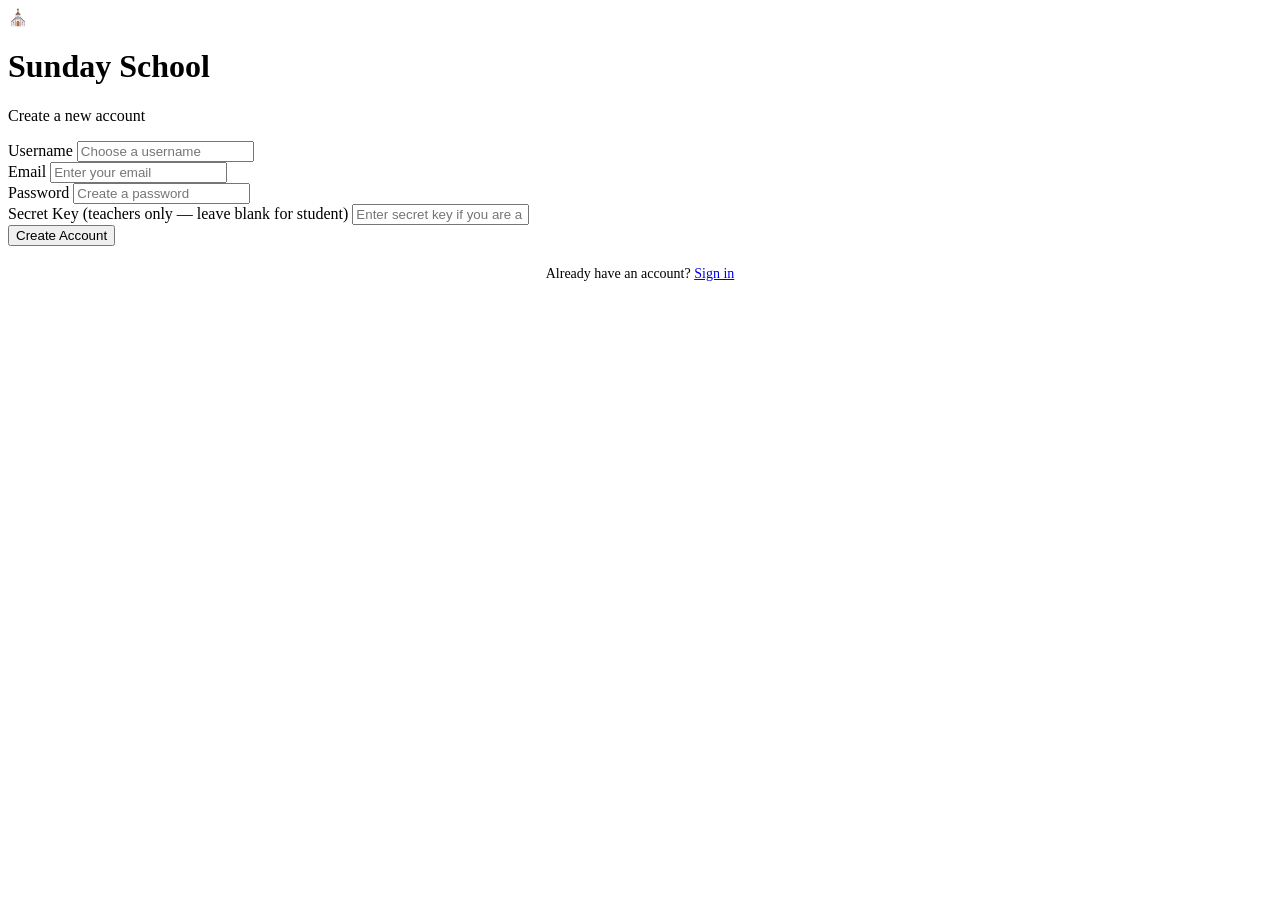
<file: src/main/resources/templates/register.html>
<!DOCTYPE html>
<html xmlns:th="http://www.thymeleaf.org">

<head>
    <meta charset="UTF-8">
    <meta name="viewport" content="width=device-width, initial-scale=1.0">
    <title>Register — Sunday School</title>
    <link rel="stylesheet" th:href="@{/css/style.css}">
</head>

<body>
    <div class="auth-page">
        <div class="auth-container">
            <div class="auth-card">
                <div class="auth-logo">
                    <span class="logo-icon">⛪</span>
                    <h1>Sunday School</h1>
                    <p>Create a new account</p>
                </div>
                <form id="registerForm">
                    <div class="form-group">
                        <label>Username</label>
                        <input type="text" class="form-control" id="username" placeholder="Choose a username" required>
                    </div>
                    <div class="form-group">
                        <label>Email</label>
                        <input type="email" class="form-control" id="email" placeholder="Enter your email" required>
                    </div>
                    <div class="form-group">
                        <label>Password</label>
                        <input type="password" class="form-control" id="password" placeholder="Create a password"
                            required>
                    </div>
                    <div class="form-group">
                        <label>Secret Key <span style="color:var(--text-muted); font-weight:400">(teachers only — leave
                                blank for student)</span></label>
                        <input type="text" class="form-control" id="secretKey"
                            placeholder="Enter secret key if you are a teacher">
                    </div>
                    <button type="submit" class="btn btn-primary btn-block" id="registerBtn">
                        Create Account
                    </button>
                </form>
                <p style="text-align:center; margin-top:20px; font-size:14px; color:var(--text-secondary)">
                    Already have an account? <a href="/login">Sign in</a>
                </p>
            </div>
        </div>
    </div>
    <script th:src="@{/js/app.js}"></script>
    <script>
        if (isLoggedIn()) window.location.href = '/dashboard';

        document.getElementById('registerForm').addEventListener('submit', async (e) => {
            e.preventDefault();
            const btn = document.getElementById('registerBtn');
            btn.innerHTML = '<span class="spinner"></span> Creating...';
            btn.disabled = true;

            try {
                const body = {
                    username: document.getElementById('username').value,
                    email: document.getElementById('email').value,
                    password: document.getElementById('password').value
                };
                const sk = document.getElementById('secretKey').value.trim();
                if (sk) body.secretKey = sk;

                const data = await apiFetch('/api/auth/register', {
                    method: 'POST',
                    body: JSON.stringify(body)
                });
                saveAuth(data.data.token, data.data.username, data.data.role);
                showToast('Registration successful!', 'success');
                setTimeout(() => window.location.href = '/dashboard', 500);
            } catch (err) {
                showToast(err.message || 'Registration failed', 'error');
                btn.innerHTML = 'Create Account';
                btn.disabled = false;
            }
        });
    </script>
</body>

</html>
</file>
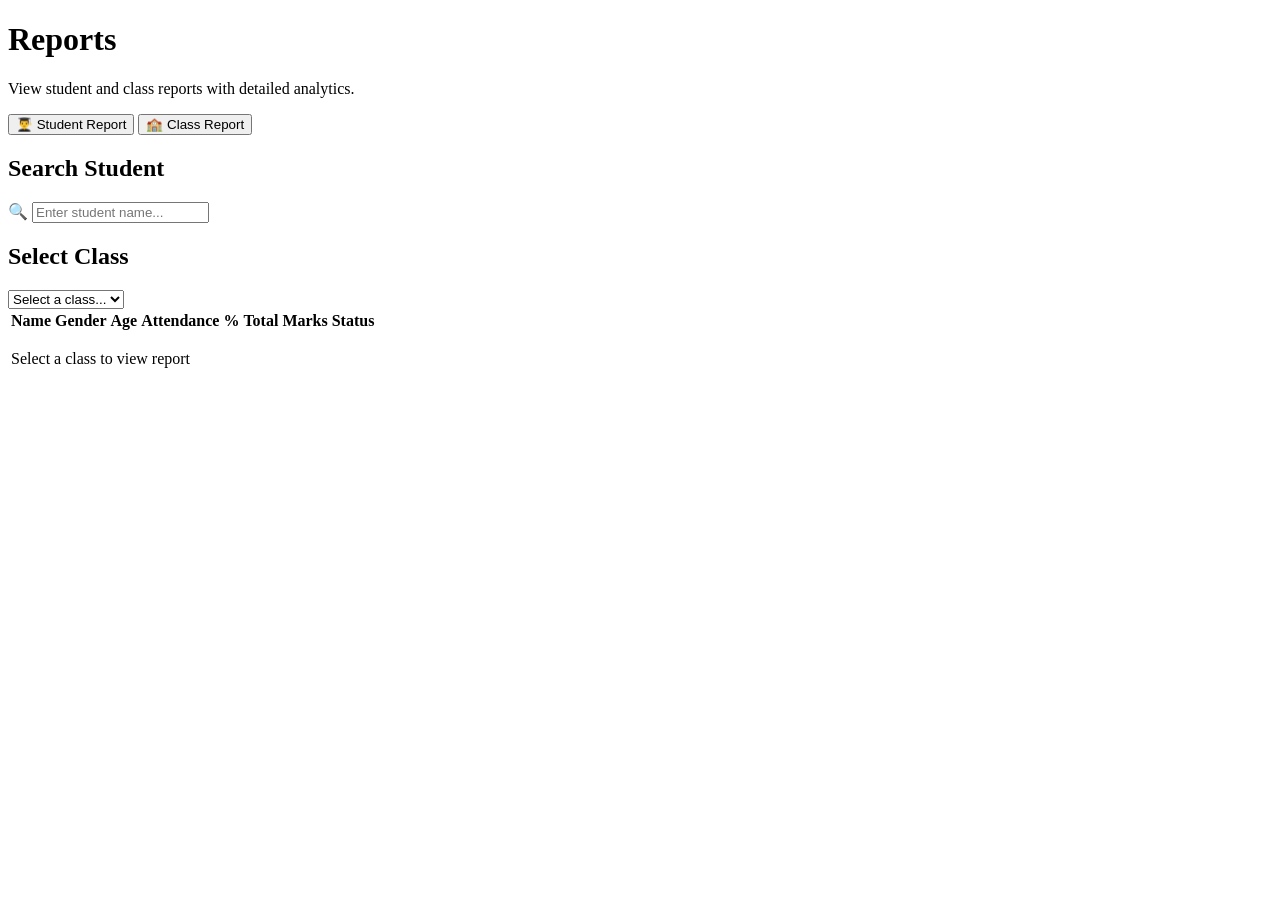
<file: src/main/resources/templates/reports.html>
<!DOCTYPE html>
<html xmlns:th="http://www.thymeleaf.org">

<head>
    <meta charset="UTF-8">
    <meta name="viewport" content="width=device-width, initial-scale=1.0">
    <title>Reports — Sunday School</title>
    <link rel="stylesheet" th:href="@{/css/style.css}">
</head>

<body>
    <div class="app-layout">
        <div th:replace="~{fragments/layout :: sidebar}"></div>
        <main class="main-content">
            <div class="page-header">
                <div>
                    <h1>Reports</h1>
                    <p>View student and class reports with detailed analytics.</p>
                </div>
            </div>

            <div class="tabs">
                <button class="tab-btn active" onclick="switchTab('student', this)">👨‍🎓 Student Report</button>
                <button class="tab-btn" onclick="switchTab('class', this)">🏫 Class Report</button>
            </div>

            <!-- Student Report Tab -->
            <div class="tab-content active" id="studentTab">
                <div class="card mb-24">
                    <div class="card-header">
                        <h2>Search Student</h2>
                    </div>
                    <div class="flex-row">
                        <div class="search-bar" style="flex:1;max-width:400px">
                            <span class="search-icon">🔍</span>
                            <input type="text" id="reportSearch" placeholder="Enter student name...">
                        </div>
                    </div>
                    <div id="searchResults" class="mt-16"></div>
                </div>
                <div id="studentReport" style="display:none">
                    <div class="stats-grid">
                        <div class="stat-card purple">
                            <div class="stat-icon">👨‍🎓</div>
                            <div class="stat-value" id="rName">-</div>
                            <div class="stat-label">Student</div>
                        </div>
                        <div class="stat-card green">
                            <div class="stat-icon">📋</div>
                            <div class="stat-value" id="rAtt">-</div>
                            <div class="stat-label">Attendance %</div>
                        </div>
                        <div class="stat-card pink">
                            <div class="stat-icon">📝</div>
                            <div class="stat-value" id="rMarks">-</div>
                            <div class="stat-label">Total Marks</div>
                        </div>
                        <div class="stat-card orange">
                            <div class="stat-icon">🏫</div>
                            <div class="stat-value" id="rClass">-</div>
                            <div class="stat-label">Class</div>
                        </div>
                    </div>
                    <div class="grid-2">
                        <div class="card">
                            <div class="card-header">
                                <h3>📋 Week-wise Attendance</h3>
                            </div>
                            <div class="table-container">
                                <table>
                                    <thead>
                                        <tr>
                                            <th>Date</th>
                                            <th>Status</th>
                                        </tr>
                                    </thead>
                                    <tbody id="rAttTable"></tbody>
                                </table>
                            </div>
                        </div>
                        <div class="card">
                            <div class="card-header">
                                <h3>📝 Test-wise Marks</h3>
                            </div>
                            <div class="table-container">
                                <table>
                                    <thead>
                                        <tr>
                                            <th>Test</th>
                                            <th>Date</th>
                                            <th>Marks</th>
                                            <th>Max</th>
                                        </tr>
                                    </thead>
                                    <tbody id="rTestTable"></tbody>
                                </table>
                            </div>
                        </div>
                    </div>
                </div>
            </div>

            <!-- Class Report Tab -->
            <div class="tab-content" id="classTab">
                <div class="card mb-24">
                    <div class="card-header">
                        <h2>Select Class</h2>
                    </div>
                    <select class="form-control" id="reportClassSelect" style="max-width:300px"
                        onchange="loadClassReport(this.value)">
                        <option value="">Select a class...</option>
                    </select>
                </div>
                <div class="card">
                    <div class="table-container">
                        <table>
                            <thead>
                                <tr>
                                    <th>Name</th>
                                    <th>Gender</th>
                                    <th>Age</th>
                                    <th>Attendance %</th>
                                    <th>Total Marks</th>
                                    <th>Status</th>
                                </tr>
                            </thead>
                            <tbody id="classReportTable">
                                <tr>
                                    <td colspan="6">
                                        <div class="empty-state">
                                            <p>Select a class to view report</p>
                                        </div>
                                    </td>
                                </tr>
                            </tbody>
                        </table>
                    </div>
                </div>
            </div>
        </main>
    </div>
    <script th:src="@{/js/app.js}"></script>
    <script>
        initLayout();

        function switchTab(tab, btn) {
            document.querySelectorAll('.tabs .tab-btn').forEach(b => b.classList.remove('active'));
            btn.classList.add('active');
            document.querySelectorAll('.tab-content').forEach(t => t.classList.remove('active'));
            document.getElementById(tab + 'Tab').classList.add('active');
        }

        // Load classes for class report dropdown
        (async function () {
            try {
                const classes = await apiFetch('/api/classes');
                document.getElementById('reportClassSelect').innerHTML = '<option value="">Select a class...</option>' +
                    classes.map(c => `<option value="${c.classId}">${c.className}</option>`).join('');
            } catch (e) { }
        })();

        // Student search
        document.getElementById('reportSearch').addEventListener('input', debounce(async (e) => {
            const q = e.target.value.trim();
            if (q.length < 2) { document.getElementById('searchResults').innerHTML = ''; return; }
            try {
                const results = await apiFetch('/api/students/search?name=' + encodeURIComponent(q));
                document.getElementById('searchResults').innerHTML = results.map(s => `
                    <div class="attendance-row" style="cursor:pointer" onclick="loadStudentReport(${s.studentId})">
                        <span><strong>${s.fullName}</strong> — ${s.sundayClass ? s.sundayClass.className : 'N/A'}</span>
                        <span class="btn btn-sm btn-secondary">View Report</span>
                    </div>
                `).join('');
            } catch (e) { }
        }, 300));

        async function loadStudentReport(studentId) {
            try {
                const report = await apiFetch('/api/reports/student/' + studentId);
                document.getElementById('studentReport').style.display = 'block';
                document.getElementById('rName').textContent = report.fullName;
                document.getElementById('rAtt').textContent = report.attendancePercentage.toFixed(1) + '%';
                document.getElementById('rMarks').textContent = report.totalMarks;
                document.getElementById('rClass').textContent = report.className || 'N/A';

                // Attendance table
                const attBody = document.getElementById('rAttTable');
                attBody.innerHTML = report.attendanceHistory.length === 0 ? '<tr><td colspan="2">No records</td></tr>' :
                    report.attendanceHistory.map(a => `<tr><td>${formatDate(a.date)}</td><td><span class="badge ${a.present ? 'badge-present' : 'badge-absent'}">${a.present ? 'Present' : 'Absent'}</span></td></tr>`).join('');

                // Test table
                const testBody = document.getElementById('rTestTable');
                testBody.innerHTML = report.testResults.length === 0 ? '<tr><td colspan="4">No results</td></tr>' :
                    report.testResults.map(t => `<tr><td><strong>${t.testTitle || '-'}</strong></td><td>${formatDate(t.testDate)}</td><td><strong>${t.marksObtained}</strong></td><td>${t.maxMarks}</td></tr>`).join('');
            } catch (e) { showToast(e.message, 'error'); }
        }

        async function loadClassReport(classId) {
            if (!classId) return;
            const tbody = document.getElementById('classReportTable');
            try {
                const report = await apiFetch('/api/reports/class/' + classId);
                if (report.length === 0) {
                    tbody.innerHTML = '<tr><td colspan="6"><div class="empty-state"><p>No students in this class</p></div></td></tr>';
                } else {
                    tbody.innerHTML = report.map(s => `<tr>
                        <td><strong>${s.fullName}</strong></td>
                        <td>${s.gender || '-'}</td>
                        <td>${s.age || '-'}</td>
                        <td>
                            <div class="flex-row gap-8">
                                <div class="progress-bar" style="width:80px"><div class="progress-fill" style="width:${s.attendancePercentage}%"></div></div>
                                <span style="font-size:12px">${s.attendancePercentage.toFixed(1)}%</span>
                            </div>
                        </td>
                        <td><strong>${s.totalMarks}</strong></td>
                        <td><span class="badge ${s.active ? 'badge-active' : 'badge-inactive'}">${s.active ? 'Active' : 'Inactive'}</span></td>
                    </tr>`).join('');
                }
            } catch (e) { showToast(e.message, 'error'); }
        }
    </script>
</body>

</html>
</file>
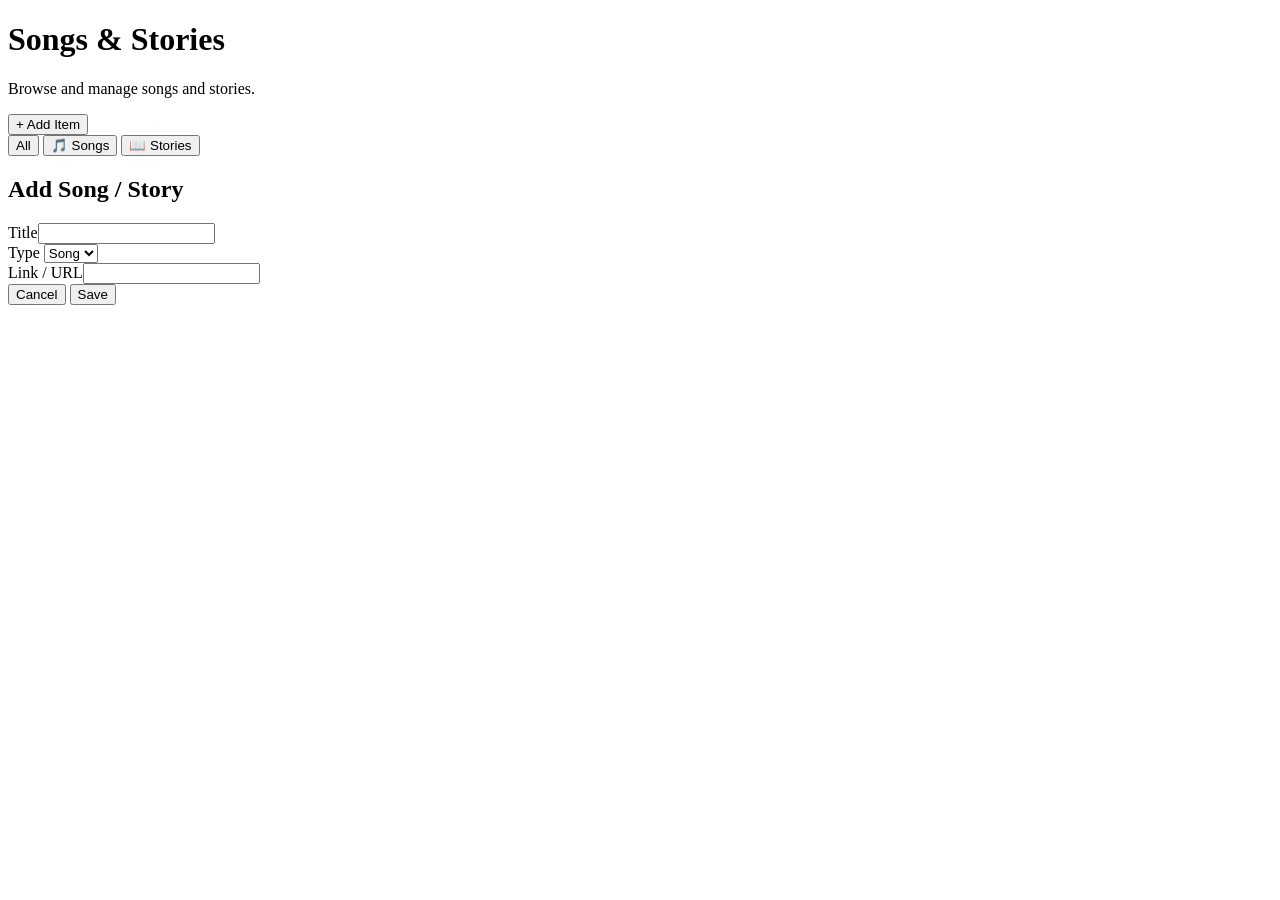
<file: src/main/resources/templates/songs-stories.html>
<!DOCTYPE html>
<html xmlns:th="http://www.thymeleaf.org">

<head>
    <meta charset="UTF-8">
    <meta name="viewport" content="width=device-width, initial-scale=1.0">
    <title>Songs &amp; Stories — Sunday School</title>
    <link rel="stylesheet" th:href="@{/css/style.css}">
</head>

<body>
    <div class="app-layout">
        <div th:replace="~{fragments/layout :: sidebar}"></div>
        <main class="main-content">
            <div class="page-header">
                <div>
                    <h1>Songs &amp; Stories</h1>
                    <p>Browse and manage songs and stories.</p>
                </div>
                <button class="btn btn-primary teacher-only" onclick="openAddModal()">+ Add Item</button>
            </div>

            <div class="tabs">
                <button class="tab-btn active" onclick="filterType('ALL', this)">All</button>
                <button class="tab-btn" onclick="filterType('SONG', this)">🎵 Songs</button>
                <button class="tab-btn" onclick="filterType('STORY', this)">📖 Stories</button>
            </div>

            <div class="item-cards" id="itemsGrid">
                <div class="loading-overlay"><span class="spinner"></span></div>
            </div>
        </main>
    </div>

    <div class="modal-overlay" id="itemModal">
        <div class="modal">
            <h2 id="itemModalTitle">Add Song / Story</h2>
            <form id="itemForm">
                <input type="hidden" id="editItemId">
                <div class="form-group"><label>Title</label><input type="text" class="form-control" id="iTitle"
                        required></div>
                <div class="form-group"><label>Type</label>
                    <select class="form-control" id="iType" required>
                        <option value="SONG">Song</option>
                        <option value="STORY">Story</option>
                    </select>
                </div>
                <div class="form-group"><label>Link / URL</label><input type="text" class="form-control" id="iLink"
                        required></div>
                <div class="modal-actions">
                    <button type="button" class="btn btn-secondary" onclick="closeModal('itemModal')">Cancel</button>
                    <button type="submit" class="btn btn-primary">Save</button>
                </div>
            </form>
        </div>
    </div>

    <script th:src="@{/js/app.js}"></script>
    <script>
        initLayout();
        let allItems = [];

        async function loadItems() {
            try {
                allItems = await apiFetch('/api/songs-stories');
                renderItems(allItems);
            } catch (e) { showToast(e.message, 'error'); }
        }

        function renderItems(items) {
            const grid = document.getElementById('itemsGrid');
            if (items.length === 0) {
                grid.innerHTML = '<div class="empty-state" style="grid-column:1/-1"><div class="empty-icon">🎵</div><p>No songs or stories yet</p></div>';
                return;
            }
            grid.innerHTML = items.map(item => `
                <div class="item-card animate-in">
                    <div class="item-type">${item.type === 'SONG' ? '🎵 Song' : '📖 Story'}</div>
                    <h3>${item.title}</h3>
                    <a href="${item.link}" target="_blank" class="item-link">${item.link}</a>
                    <div class="item-actions teacher-only">
                        <button class="btn btn-sm btn-secondary" onclick="editItem(${item.itemId}, '${item.title.replace(/'/g, "\\'")}', '${item.type}', '${item.link.replace(/'/g, "\\'")}')">Edit</button>
                        <button class="btn btn-sm btn-danger" onclick="deleteItem(${item.itemId})">Delete</button>
                    </div>
                </div>
            `).join('');
        }

        function filterType(type, btn) {
            document.querySelectorAll('.tabs .tab-btn').forEach(b => b.classList.remove('active'));
            btn.classList.add('active');
            if (type === 'ALL') renderItems(allItems);
            else renderItems(allItems.filter(i => i.type === type));
        }

        function openAddModal() {
            document.getElementById('editItemId').value = '';
            document.getElementById('itemModalTitle').textContent = 'Add Song / Story';
            document.getElementById('itemForm').reset();
            openModal('itemModal');
        }

        function editItem(id, title, type, link) {
            document.getElementById('editItemId').value = id;
            document.getElementById('itemModalTitle').textContent = 'Edit Item';
            document.getElementById('iTitle').value = title;
            document.getElementById('iType').value = type;
            document.getElementById('iLink').value = link;
            openModal('itemModal');
        }

        async function deleteItem(id) {
            if (!confirm('Delete this item?')) return;
            try { await apiFetch('/api/songs-stories/' + id, { method: 'DELETE' }); showToast('Deleted!', 'success'); loadItems(); }
            catch (e) { showToast(e.message, 'error'); }
        }

        document.getElementById('itemForm').addEventListener('submit', async (e) => {
            e.preventDefault();
            const id = document.getElementById('editItemId').value;
            const body = {
                title: document.getElementById('iTitle').value,
                type: document.getElementById('iType').value,
                link: document.getElementById('iLink').value
            };
            try {
                if (id) { await apiFetch('/api/songs-stories/' + id, { method: 'PUT', body: JSON.stringify(body) }); }
                else { await apiFetch('/api/songs-stories', { method: 'POST', body: JSON.stringify(body) }); }
                showToast('Saved!', 'success');
                closeModal('itemModal');
                loadItems();
            } catch (e) { showToast(e.message, 'error'); }
        });

        loadItems();
    </script>
</body>

</html>
</file>
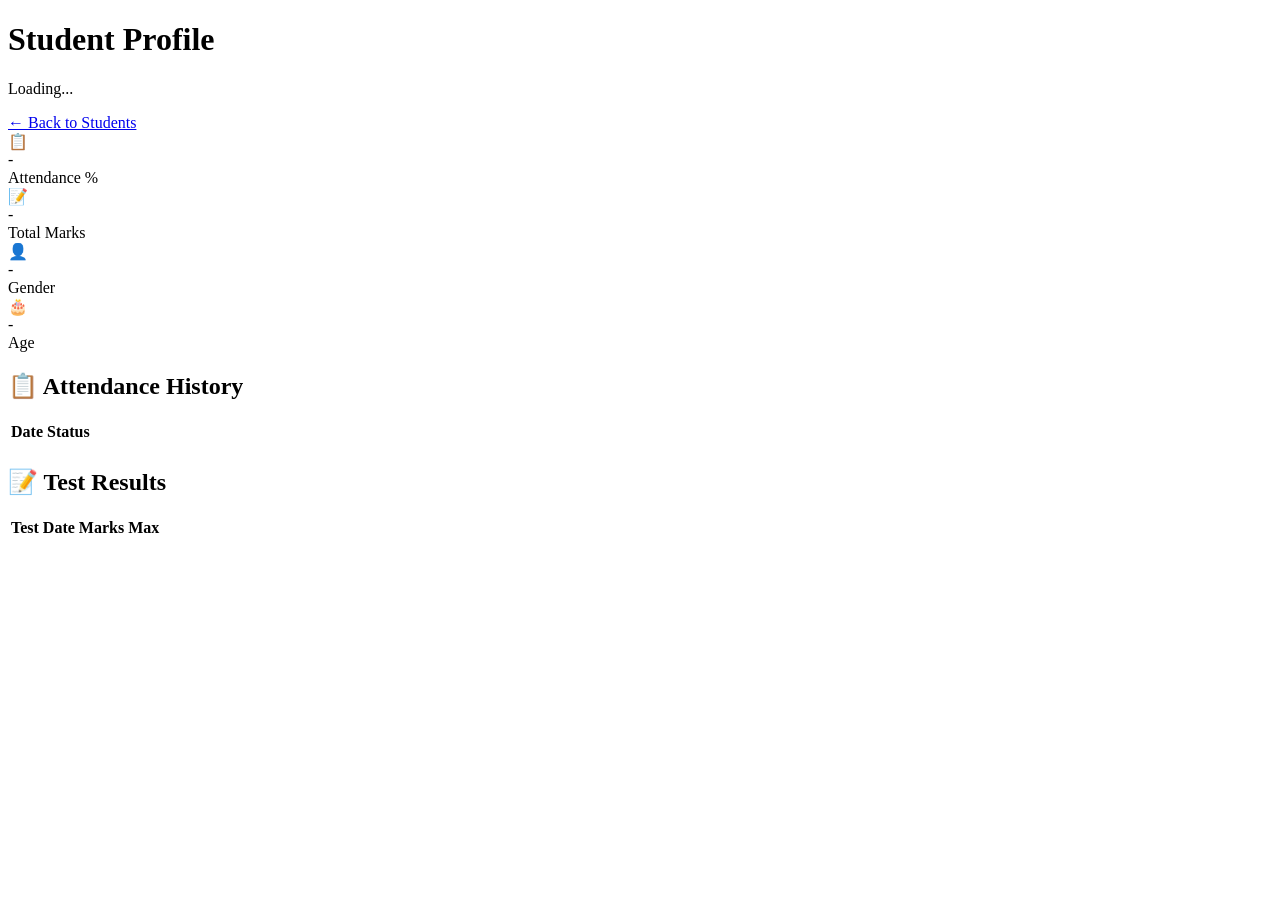
<file: src/main/resources/templates/student-profile.html>
<!DOCTYPE html>
<html xmlns:th="http://www.thymeleaf.org">

<head>
    <meta charset="UTF-8">
    <meta name="viewport" content="width=device-width, initial-scale=1.0">
    <title>Student Profile — Sunday School</title>
    <link rel="stylesheet" th:href="@{/css/style.css}">
</head>

<body>
    <div class="app-layout">
        <div th:replace="~{fragments/layout :: sidebar}"></div>
        <main class="main-content">
            <div class="page-header">
                <div>
                    <h1 id="profileName">Student Profile</h1>
                    <p id="profileClass">Loading...</p>
                </div>
                <a href="/students" class="btn btn-secondary">← Back to Students</a>
            </div>

            <div class="stats-grid">
                <div class="stat-card purple">
                    <div class="stat-icon">📋</div>
                    <div class="stat-value" id="pAttendance">-</div>
                    <div class="stat-label">Attendance %</div>
                </div>
                <div class="stat-card green">
                    <div class="stat-icon">📝</div>
                    <div class="stat-value" id="pMarks">-</div>
                    <div class="stat-label">Total Marks</div>
                </div>
                <div class="stat-card pink">
                    <div class="stat-icon">👤</div>
                    <div class="stat-value" id="pGender">-</div>
                    <div class="stat-label">Gender</div>
                </div>
                <div class="stat-card orange">
                    <div class="stat-icon">🎂</div>
                    <div class="stat-value" id="pAge">-</div>
                    <div class="stat-label">Age</div>
                </div>
            </div>

            <div class="grid-2">
                <div class="card">
                    <div class="card-header">
                        <h2>📋 Attendance History</h2>
                    </div>
                    <div class="table-container">
                        <table>
                            <thead>
                                <tr>
                                    <th>Date</th>
                                    <th>Status</th>
                                </tr>
                            </thead>
                            <tbody id="attendanceTable">
                                <tr>
                                    <td colspan="2">
                                        <div class="loading-overlay"><span class="spinner"></span></div>
                                    </td>
                                </tr>
                            </tbody>
                        </table>
                    </div>
                </div>
                <div class="card">
                    <div class="card-header">
                        <h2>📝 Test Results</h2>
                    </div>
                    <div class="table-container">
                        <table>
                            <thead>
                                <tr>
                                    <th>Test</th>
                                    <th>Date</th>
                                    <th>Marks</th>
                                    <th>Max</th>
                                </tr>
                            </thead>
                            <tbody id="testsTable">
                                <tr>
                                    <td colspan="4">
                                        <div class="loading-overlay"><span class="spinner"></span></div>
                                    </td>
                                </tr>
                            </tbody>
                        </table>
                    </div>
                </div>
            </div>
        </main>
    </div>
    <script th:src="@{/js/app.js}"></script>
    <script>
        initLayout();
        const studentId = window.location.pathname.split('/')[2];

        (async function load() {
            try {
                const report = await apiFetch('/api/reports/student/' + studentId);
                document.getElementById('profileName').textContent = report.fullName;
                document.getElementById('profileClass').textContent = 'Class: ' + (report.className || 'N/A');
                document.getElementById('pAttendance').textContent = report.attendancePercentage.toFixed(1) + '%';
                document.getElementById('pMarks').textContent = report.totalMarks;

                // Also get basic student details
                const student = await apiFetch('/api/students/' + studentId);
                document.getElementById('pGender').textContent = student.gender || '-';
                document.getElementById('pAge').textContent = student.age || '-';

                // Attendance table
                const attBody = document.getElementById('attendanceTable');
                if (report.attendanceHistory.length === 0) {
                    attBody.innerHTML = '<tr><td colspan="2"><div class="empty-state"><p>No attendance records</p></div></td></tr>';
                } else {
                    attBody.innerHTML = report.attendanceHistory.map(a => `
                        <tr>
                            <td>${formatDate(a.date)}</td>
                            <td><span class="badge ${a.present ? 'badge-present' : 'badge-absent'}">${a.present ? 'Present' : 'Absent'}</span></td>
                        </tr>
                    `).join('');
                }

                // Tests table
                const testBody = document.getElementById('testsTable');
                if (report.testResults.length === 0) {
                    testBody.innerHTML = '<tr><td colspan="4"><div class="empty-state"><p>No test results</p></div></td></tr>';
                } else {
                    testBody.innerHTML = report.testResults.map(t => `
                        <tr>
                            <td><strong>${t.testTitle || '-'}</strong></td>
                            <td>${formatDate(t.testDate)}</td>
                            <td><strong>${t.marksObtained}</strong></td>
                            <td>${t.maxMarks}</td>
                        </tr>
                    `).join('');
                }
            } catch (err) {
                showToast('Failed to load profile: ' + err.message, 'error');
            }
        })();
    </script>
</body>

</html>
</file>
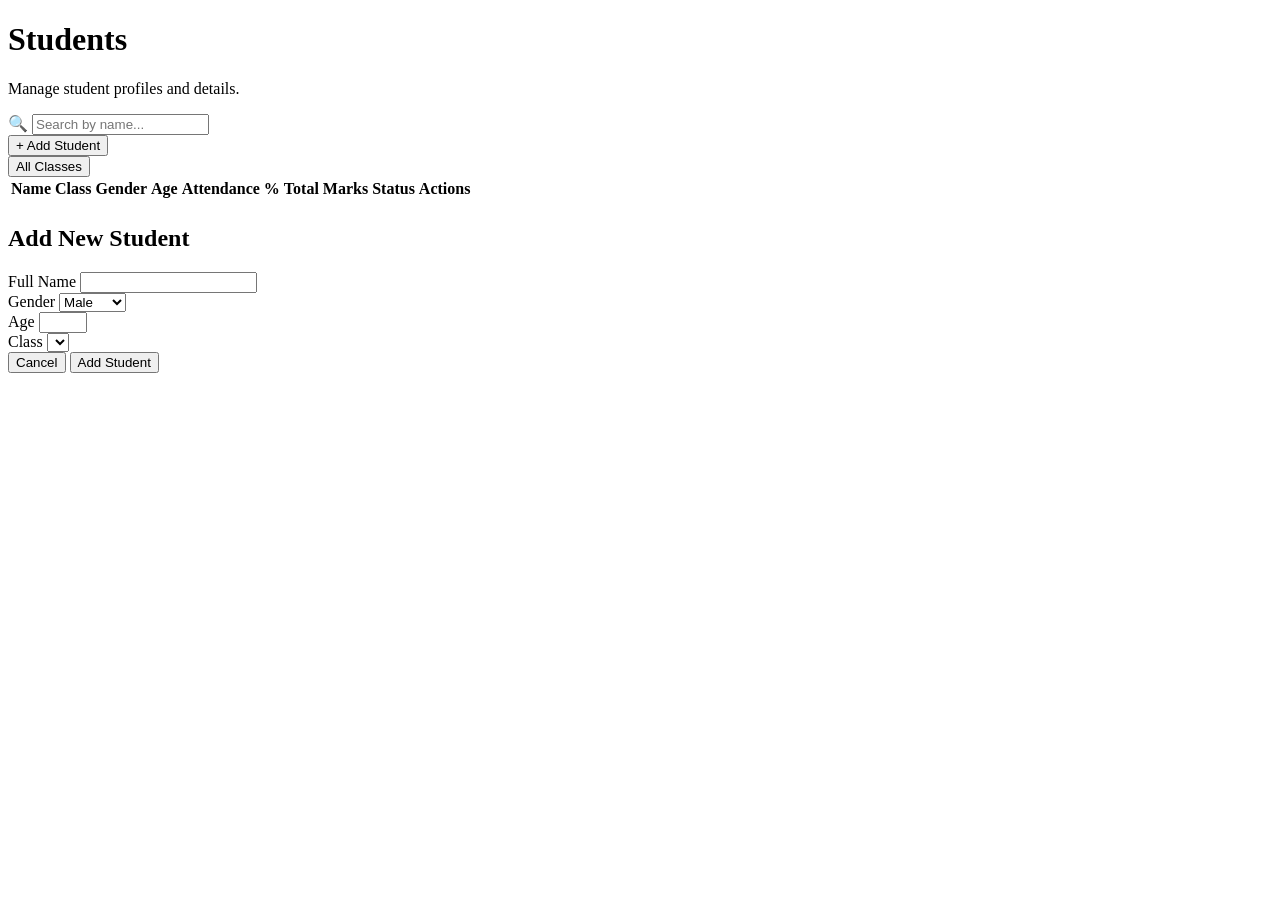
<file: src/main/resources/templates/students.html>
<!DOCTYPE html>
<html xmlns:th="http://www.thymeleaf.org">

<head>
    <meta charset="UTF-8">
    <meta name="viewport" content="width=device-width, initial-scale=1.0">
    <title>Students — Sunday School</title>
    <link rel="stylesheet" th:href="@{/css/style.css}">
</head>

<body>
    <div class="app-layout">
        <div th:replace="~{fragments/layout :: sidebar}"></div>
        <main class="main-content">
            <div class="page-header">
                <div>
                    <h1>Students</h1>
                    <p>Manage student profiles and details.</p>
                </div>
                <div class="flex-row">
                    <div class="search-bar">
                        <span class="search-icon">🔍</span>
                        <input type="text" id="searchInput" placeholder="Search by name...">
                    </div>
                    <button class="btn btn-primary teacher-only" onclick="openModal('addStudentModal')">+ Add
                        Student</button>
                </div>
            </div>

            <!-- Filter by class -->
            <div class="tabs" id="classTabs">
                <button class="tab-btn active" data-class="all">All Classes</button>
            </div>

            <div class="card">
                <div class="table-container">
                    <table>
                        <thead>
                            <tr>
                                <th>Name</th>
                                <th>Class</th>
                                <th>Gender</th>
                                <th>Age</th>
                                <th>Attendance %</th>
                                <th>Total Marks</th>
                                <th>Status</th>
                                <th>Actions</th>
                            </tr>
                        </thead>
                        <tbody id="studentsTable">
                            <tr>
                                <td colspan="8">
                                    <div class="loading-overlay"><span class="spinner"></span></div>
                                </td>
                            </tr>
                        </tbody>
                    </table>
                </div>
            </div>
        </main>
    </div>

    <!-- Add Student Modal -->
    <div class="modal-overlay" id="addStudentModal">
        <div class="modal">
            <h2>Add New Student</h2>
            <form id="addStudentForm">
                <div class="form-group">
                    <label>Full Name</label>
                    <input type="text" class="form-control" id="sFullName" required>
                </div>
                <div class="grid-2">
                    <div class="form-group">
                        <label>Gender</label>
                        <select class="form-control" id="sGender" required>
                            <option value="MALE">Male</option>
                            <option value="FEMALE">Female</option>
                        </select>
                    </div>
                    <div class="form-group">
                        <label>Age</label>
                        <input type="number" class="form-control" id="sAge" min="3" max="25">
                    </div>
                </div>
                <div class="form-group">
                    <label>Class</label>
                    <select class="form-control" id="sClassId" required></select>
                </div>
                <div class="modal-actions">
                    <button type="button" class="btn btn-secondary"
                        onclick="closeModal('addStudentModal')">Cancel</button>
                    <button type="submit" class="btn btn-primary">Add Student</button>
                </div>
            </form>
        </div>
    </div>

    <script th:src="@{/js/app.js}"></script>
    <script>
        initLayout();
        let allStudents = [];
        let allClasses = [];

        async function loadData() {
            try {
                [allStudents, allClasses] = await Promise.all([
                    apiFetch('/api/students'),
                    apiFetch('/api/classes')
                ]);

                // Build class tabs
                const tabs = document.getElementById('classTabs');
                tabs.innerHTML = '<button class="tab-btn active" data-class="all">All Classes</button>' +
                    allClasses.map(c => `<button class="tab-btn" data-class="${c.classId}">${c.className}</button>`).join('');

                // Class select in modal
                document.getElementById('sClassId').innerHTML = allClasses.map(c =>
                    `<option value="${c.classId}">${c.className}</option>`).join('');

                // Tab click handlers
                tabs.querySelectorAll('.tab-btn').forEach(btn => {
                    btn.addEventListener('click', () => {
                        tabs.querySelectorAll('.tab-btn').forEach(b => b.classList.remove('active'));
                        btn.classList.add('active');
                        renderStudents(btn.dataset.class);
                    });
                });

                // Check URL param for classId filter
                const params = new URLSearchParams(window.location.search);
                const classIdParam = params.get('classId');
                if (classIdParam) {
                    const tabBtn = tabs.querySelector(`[data-class="${classIdParam}"]`);
                    if (tabBtn) { tabBtn.click(); return; }
                }

                renderStudents('all');
            } catch (err) {
                showToast('Failed to load students', 'error');
            }
        }

        async function renderStudents(classFilter) {
            const tbody = document.getElementById('studentsTable');
            let students = allStudents;
            if (classFilter !== 'all') {
                students = students.filter(s => s.sundayClass && s.sundayClass.classId == classFilter);
            }

            // Fetch details for enriched view
            const details = [];
            for (const s of students) {
                try {
                    const d = await apiFetch('/api/students/' + s.studentId + '/details');
                    details.push(d);
                } catch (e) {
                    details.push({ studentId: s.studentId, fullName: s.fullName, className: s.sundayClass?.className, attendancePercentage: 0, totalMarks: 0, active: s.active, gender: s.gender, age: s.age });
                }
            }

            if (details.length === 0) {
                tbody.innerHTML = '<tr><td colspan="8"><div class="empty-state"><div class="empty-icon">👨‍🎓</div><p>No students found</p></div></td></tr>';
                return;
            }

            tbody.innerHTML = details.map((s, i) => `
                <tr class="animate-in" style="animation-delay:${i * 0.04}s; cursor:pointer" onclick="window.location.href='/students/${s.studentId}/profile'">
                    <td><strong>${s.fullName}</strong></td>
                    <td>${s.className || '-'}</td>
                    <td>${s.gender || '-'}</td>
                    <td>${s.age || '-'}</td>
                    <td>
                        <div class="flex-row gap-8">
                            <div class="progress-bar" style="width:80px"><div class="progress-fill" style="width:${s.attendancePercentage}%"></div></div>
                            <span style="font-size:12px;color:var(--text-secondary)">${s.attendancePercentage.toFixed(1)}%</span>
                        </div>
                    </td>
                    <td><strong>${s.totalMarks}</strong></td>
                    <td><span class="badge ${s.active ? 'badge-active' : 'badge-inactive'}">${s.active ? 'Active' : 'Inactive'}</span></td>
                    <td>
                        <div class="flex-row gap-8">
                            <button class="btn btn-sm btn-secondary" onclick="event.stopPropagation(); window.location.href='/students/${s.studentId}/profile'">View</button>
                            <button class="btn btn-sm btn-danger teacher-only" onclick="event.stopPropagation(); deleteStudent(${s.studentId})">Delete</button>
                        </div>
                    </td>
                </tr>
            `).join('');
        }

        // Search
        document.getElementById('searchInput').addEventListener('input', debounce(async (e) => {
            const q = e.target.value.trim();
            if (q.length < 2) { renderStudents('all'); return; }
            try {
                const results = await apiFetch('/api/students/search?name=' + encodeURIComponent(q));
                allStudents = results;
                renderStudents('all');
            } catch (e) { }
        }, 300));

        // Add student
        document.getElementById('addStudentForm').addEventListener('submit', async (e) => {
            e.preventDefault();
            try {
                await apiFetch('/api/students', {
                    method: 'POST',
                    body: JSON.stringify({
                        fullName: document.getElementById('sFullName').value,
                        gender: document.getElementById('sGender').value,
                        age: parseInt(document.getElementById('sAge').value) || null,
                        classId: parseInt(document.getElementById('sClassId').value)
                    })
                });
                showToast('Student added!', 'success');
                closeModal('addStudentModal');
                loadData();
            } catch (err) {
                showToast(err.message, 'error');
            }
        });

        async function deleteStudent(id) {
            if (!confirm('Are you sure you want to remove this student?')) return;
            try {
                await apiFetch('/api/students/' + id, { method: 'DELETE' });
                showToast('Student removed!', 'success');
                loadData();
            } catch (err) {
                showToast(err.message, 'error');
            }
        }

        loadData();
    </script>
</body>

</html>
</file>
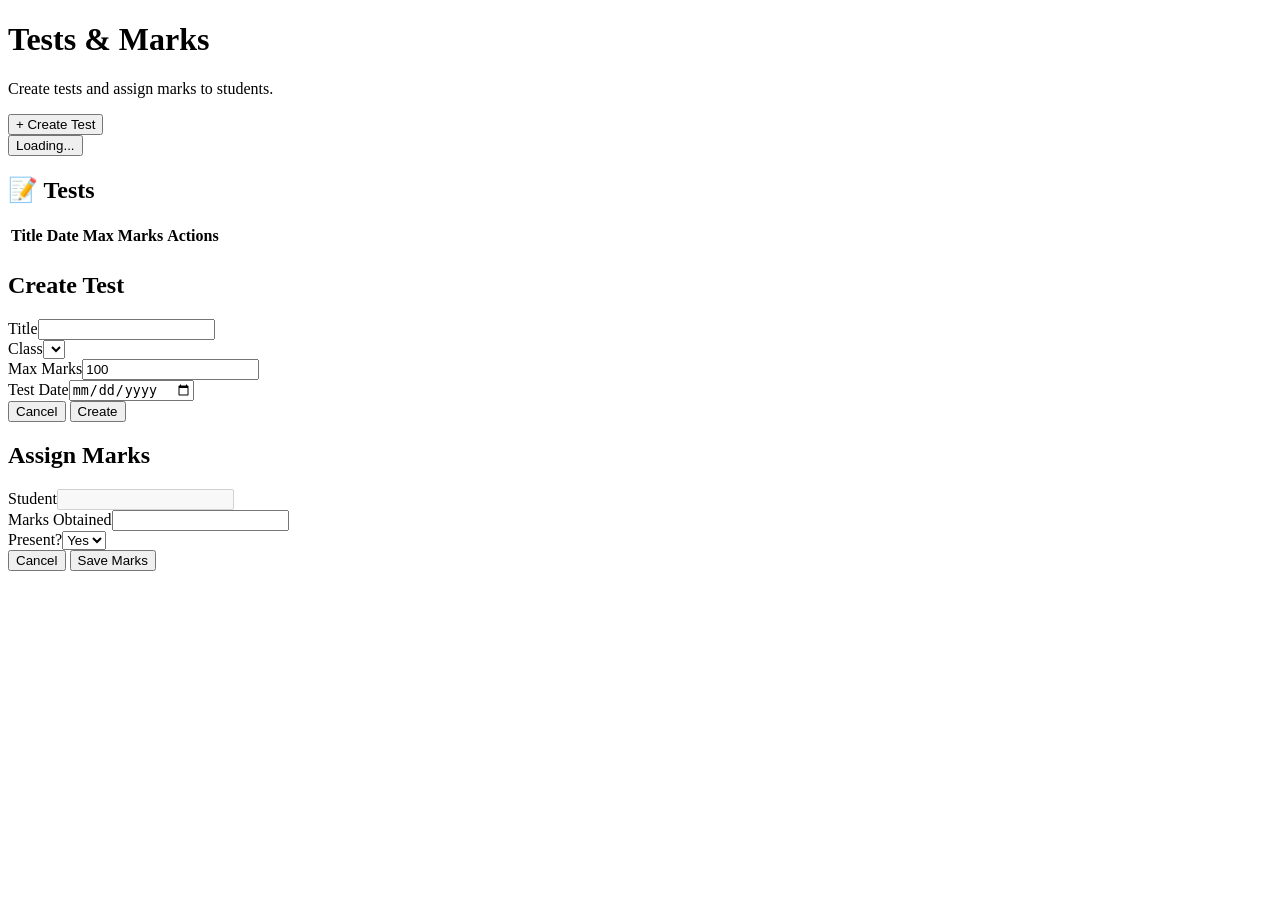
<file: src/main/resources/templates/tests.html>
<!DOCTYPE html>
<html xmlns:th="http://www.thymeleaf.org">

<head>
    <meta charset="UTF-8">
    <meta name="viewport" content="width=device-width, initial-scale=1.0">
    <title>Tests &amp; Marks — Sunday School</title>
    <link rel="stylesheet" th:href="@{/css/style.css}">
</head>

<body>
    <div class="app-layout">
        <div th:replace="~{fragments/layout :: sidebar}"></div>
        <main class="main-content">
            <div class="page-header">
                <div>
                    <h1>Tests &amp; Marks</h1>
                    <p>Create tests and assign marks to students.</p>
                </div>
                <button class="btn btn-primary teacher-only" onclick="openModal('addTestModal')">+ Create Test</button>
            </div>

            <div class="tabs" id="classTabs"><button class="tab-btn active">Loading...</button></div>

            <!-- Tests List -->
            <div class="card mb-24">
                <div class="card-header">
                    <h2>📝 Tests</h2>
                </div>
                <div class="table-container">
                    <table>
                        <thead>
                            <tr>
                                <th>Title</th>
                                <th>Date</th>
                                <th>Max Marks</th>
                                <th>Actions</th>
                            </tr>
                        </thead>
                        <tbody id="testsTable">
                            <tr>
                                <td colspan="4">
                                    <div class="loading-overlay"><span class="spinner"></span></div>
                                </td>
                            </tr>
                        </tbody>
                    </table>
                </div>
            </div>

            <!-- Marks Panel (shown when a test is selected) -->
            <div class="card" id="marksPanel" style="display:none">
                <div class="card-header">
                    <h2 id="marksPanelTitle">Marks</h2>
                </div>
                <div id="marksContent"></div>
            </div>
        </main>
    </div>

    <!-- Create Test Modal -->
    <div class="modal-overlay" id="addTestModal">
        <div class="modal">
            <h2>Create Test</h2>
            <form id="testForm">
                <div class="form-group"><label>Title</label><input type="text" class="form-control" id="tTitle"
                        required></div>
                <div class="grid-2">
                    <div class="form-group"><label>Class</label><select class="form-control" id="tClassId"
                            required></select></div>
                    <div class="form-group"><label>Max Marks</label><input type="number" class="form-control"
                            id="tMaxMarks" value="100" required></div>
                </div>
                <div class="form-group"><label>Test Date</label><input type="date" class="form-control" id="tDate"
                        required></div>
                <div class="modal-actions">
                    <button type="button" class="btn btn-secondary" onclick="closeModal('addTestModal')">Cancel</button>
                    <button type="submit" class="btn btn-primary">Create</button>
                </div>
            </form>
        </div>
    </div>

    <!-- Assign Marks Modal -->
    <div class="modal-overlay" id="assignMarksModal">
        <div class="modal">
            <h2>Assign Marks</h2>
            <form id="marksForm">
                <input type="hidden" id="mTestId"><input type="hidden" id="mStudentId">
                <div class="form-group"><label>Student</label><input type="text" class="form-control" id="mStudentName"
                        disabled></div>
                <div class="grid-2">
                    <div class="form-group"><label>Marks Obtained</label><input type="number" class="form-control"
                            id="mMarks" min="0" required></div>
                    <div class="form-group"><label>Present?</label><select class="form-control" id="mPresent">
                            <option value="true">Yes</option>
                            <option value="false">No</option>
                        </select></div>
                </div>
                <div class="modal-actions">
                    <button type="button" class="btn btn-secondary"
                        onclick="closeModal('assignMarksModal')">Cancel</button>
                    <button type="submit" class="btn btn-primary">Save Marks</button>
                </div>
            </form>
        </div>
    </div>

    <script th:src="@{/js/app.js}"></script>
    <script>
        initLayout();
        let classes = [], currentClassId = null;

        (async function init() {
            classes = await apiFetch('/api/classes');
            const tabs = document.getElementById('classTabs');
            document.getElementById('tClassId').innerHTML = classes.map(c => `<option value="${c.classId}">${c.className}</option>`).join('');
            if (classes.length === 0) { tabs.innerHTML = '<span style="color:var(--text-muted);padding:10px">No classes</span>'; return; }
            tabs.innerHTML = classes.map((c, i) => `<button class="tab-btn ${i === 0 ? 'active' : ''}" data-class="${c.classId}">${c.className}</button>`).join('');
            tabs.querySelectorAll('.tab-btn').forEach(btn => btn.addEventListener('click', () => {
                tabs.querySelectorAll('.tab-btn').forEach(b => b.classList.remove('active'));
                btn.classList.add('active');
                loadTests(btn.dataset.class);
            }));
            loadTests(classes[0].classId);
        })();

        async function loadTests(classId) {
            currentClassId = classId;
            document.getElementById('marksPanel').style.display = 'none';
            const tbody = document.getElementById('testsTable');
            try {
                const tests = await apiFetch('/api/tests/class/' + classId);
                if (tests.length === 0) {
                    tbody.innerHTML = '<tr><td colspan="4"><div class="empty-state"><div class="empty-icon">📝</div><p>No tests yet</p></div></td></tr>';
                } else {
                    tbody.innerHTML = tests.map(t => `<tr>
                        <td><strong>${t.title}</strong></td>
                        <td>${formatDate(t.testDate)}</td>
                        <td>${t.maxMarks}</td>
                        <td>
                            <button class="btn btn-sm btn-secondary" onclick="viewMarks(${t.testId}, '${t.title}', ${t.maxMarks})">View Marks</button>
                            <button class="btn btn-sm btn-primary teacher-only" onclick="assignMarksForTest(${t.testId}, ${t.maxMarks})">Assign Marks</button>
                        </td>
                    </tr>`).join('');
                }
            } catch (e) { showToast(e.message, 'error'); }
        }

        async function viewMarks(testId, title, maxMarks) {
            document.getElementById('marksPanel').style.display = 'block';
            document.getElementById('marksPanelTitle').textContent = 'Marks — ' + title;
            const content = document.getElementById('marksContent');
            try {
                const marks = await apiFetch('/api/tests/marks/test/' + testId);
                if (marks.length === 0) {
                    content.innerHTML = '<div class="empty-state"><p>No marks assigned yet</p></div>';
                } else {
                    content.innerHTML = '<div class="table-container"><table><thead><tr><th>Student</th><th>Marks</th><th>Max</th><th>Present</th></tr></thead><tbody>' +
                        marks.map(m => `<tr>
                            <td><strong>${m.student ? m.student.fullName : '-'}</strong></td>
                            <td><strong>${m.marksObtained}</strong></td>
                            <td>${maxMarks}</td>
                            <td><span class="badge ${m.present ? 'badge-present' : 'badge-absent'}">${m.present ? 'Yes' : 'No'}</span></td>
                        </tr>`).join('') + '</tbody></table></div>';
                }
            } catch (e) { showToast(e.message, 'error'); }
        }

        async function assignMarksForTest(testId, maxMarks) {
            // Load students for the class and let teacher assign marks one by one
            try {
                const students = await apiFetch('/api/classes/' + currentClassId + '/students');
                document.getElementById('marksPanel').style.display = 'block';
                document.getElementById('marksPanelTitle').textContent = 'Assign Marks';
                const content = document.getElementById('marksContent');
                content.innerHTML = '<div class="attendance-list">' + students.map(s => `
                    <div class="attendance-row">
                        <span><strong>${s.fullName}</strong></span>
                        <div class="flex-row gap-8">
                            <input type="number" class="form-control" style="width:80px" min="0" max="${maxMarks}" value="0" data-student="${s.studentId}">
                            <button class="btn btn-sm btn-primary" onclick="saveMark(${testId}, ${s.studentId}, this)">Save</button>
                        </div>
                    </div>
                `).join('') + '</div>';
            } catch (e) { showToast(e.message, 'error'); }
        }

        async function saveMark(testId, studentId, btn) {
            const input = btn.parentElement.querySelector('input');
            try {
                await apiFetch('/api/tests/marks?testId=' + testId + '&studentId=' + studentId + '&marks=' + input.value + '&present=true', { method: 'POST' });
                showToast('Marks saved!', 'success');
                btn.textContent = '✅';
            } catch (e) { showToast(e.message, 'error'); }
        }

        // Create test
        document.getElementById('testForm').addEventListener('submit', async (e) => {
            e.preventDefault();
            try {
                await apiFetch('/api/tests', {
                    method: 'POST',
                    body: JSON.stringify({
                        title: document.getElementById('tTitle').value,
                        sundayClass: { classId: parseInt(document.getElementById('tClassId').value) },
                        maxMarks: parseInt(document.getElementById('tMaxMarks').value),
                        testDate: document.getElementById('tDate').value
                    })
                });
                showToast('Test created!', 'success');
                closeModal('addTestModal');
                loadTests(currentClassId);
            } catch (e) { showToast(e.message, 'error'); }
        });

        // Assign marks modal
        document.getElementById('marksForm').addEventListener('submit', async (e) => {
            e.preventDefault();
            const testId = document.getElementById('mTestId').value;
            const studentId = document.getElementById('mStudentId').value;
            const marks = document.getElementById('mMarks').value;
            const present = document.getElementById('mPresent').value;
            try {
                await apiFetch('/api/tests/marks?testId=' + testId + '&studentId=' + studentId + '&marks=' + marks + '&present=' + present, { method: 'POST' });
                showToast('Marks saved!', 'success');
                closeModal('assignMarksModal');
            } catch (e) { showToast(e.message, 'error'); }
        });
    </script>
</body>

</html>
</file>
